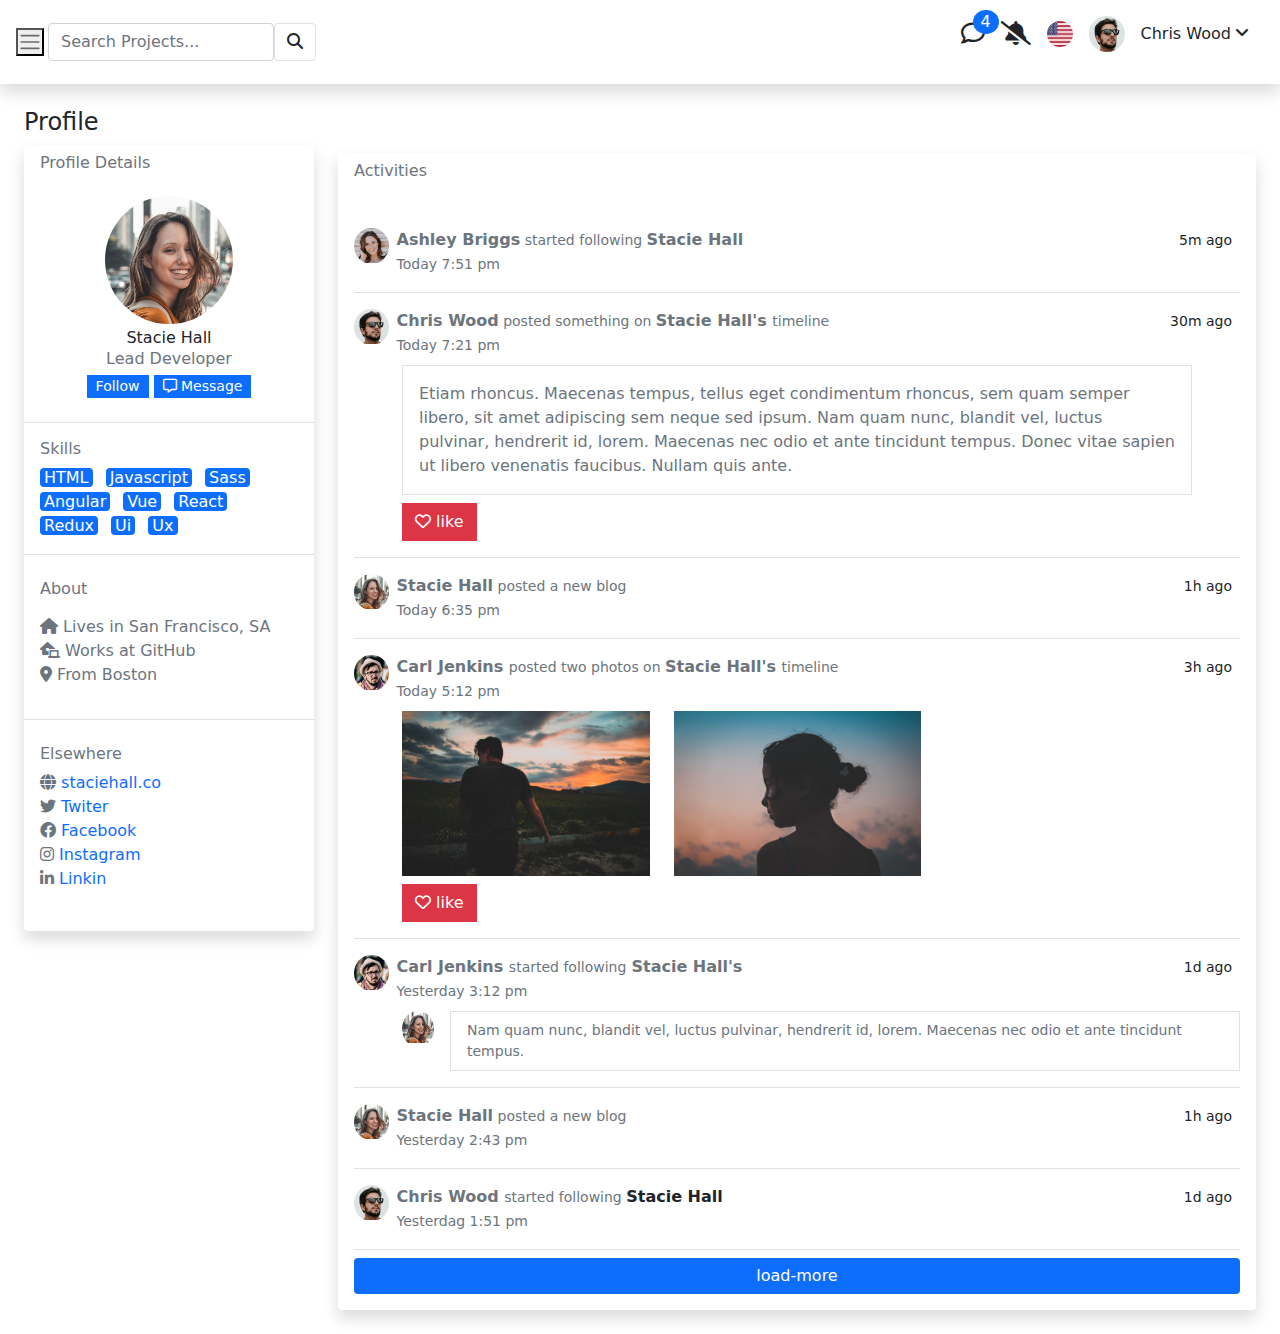
<file: index.html>
<!DOCTYPE html>
<html lang="en">

<head>
    <meta charset="UTF-8">
    <meta http-equiv="X-UA-Compatible" content="IE=edge">
    <meta name="viewport" content="width=device-width, initial-scale=1.0">
    <title>Default Dashboard</title>
    <!-- favi-icon -->
    <link rel="icon" href="asset/images/layer-group-solid.svg">
    <!-- font-awesome -->
    <link rel="stylesheet" href="asset/css/all.min.css">
    <!-- boostrap-css -->
    <link rel="stylesheet" href="asset/css/bootstrap.min.css">
    <!-- css -->
    <link rel="stylesheet" href="asset/css/style.css">
</head>

<body>
    <!-- slidebar -->
    <div class="d-flex">
        <aside>
            <div class="d-flex justify-content-center">
                <div class="back p-4 aside-logo">
                    <h1 class="text-white fs-4"><i class="fa-solid fa-layer-group text-primary fs-4"></i> AppStack</h1>
                </div>
            </div>
            <div class="slide-content">
                <h5 class="text-white px-4 fs-5 fw-light">pages</h5>
                <h5 class="list-unstyled px-4 mt-4"><a href="#slide" class="text-decoration-none py-3 text-white fs-5" data-bs-toggle="collapse"><i class="fa-solid fa-table-columns text-white fs-5 me-2"></i> Dashboard</a></h5>
                <ul class=" px-4" id="slide">
                    <li class="list-unstyled ms-5"><a href="index.html" class="text-decoration-none fs-6 text-white"> Profile</a></li>
                    <li class="list-unstyled ms-5 mt-3"><a href="default.html" class="text-decoration-none fs-6 text-white"> Default</a></li>
                    <li class="list-unstyled ms-5 mt-3"><a href="" class="text-decoration-none fs-6 text-white"> Saas</a></li>
                    <li class="list-unstyled ms-5 mt-3"><a href="" class="text-decoration-none fs-6 text-white"> Social</a></li>
                    <li class="list-unstyled ms-5 mt-3"><a href="" class="text-decoration-none fs-6 text-white"> Crypto</a></li>
                </ul>
            </div>
        </aside>
        <!-- slidebar -->
        <!-- navbar -->
        <main class="w-100">
            <div class="header navbar-light ">
                <nav class="p-3 shadow ">
                    <div class="d-flex flex-wrap  justify-content-between">
                        <div class="div d-flex flex-wrap align-items-center">
                            <button class="nav-toggler" type="button" data-bs-toggle="collapse"
                                 aria-controls="navbarToggleExternalContent"
                                aria-expanded="false" aria-label="Toggle navigation">
                                <span class="navbar-toggler-icon"></span>
                            </button>
                            <form action="" class="px-1">
                                <div class="d-flex">
                                    <input type="text" placeholder="Search Projects..." class="form-control">
                                    <button class="btn border border-none"><i
                                            class="fa-solid fa-magnifying-glass"></i></button>
                                </div>
                            </form>
                        </div>
                        <div>
                            <ul class="d-flex flex-wrap align-items-center">
                                <li class="nav-item list-unstyled position-relative fs-4 me-3"><i
                                        class="fa-regular fa-comment"></i>
                                    <span
                                        class="position-absolute bottom-50 start-50 text-white fs-6 px-2 py-0 bg-primary rounded-circle">4</span>
                                </li>
                                <li class="nav-item list-unstyled fs-4 me-3">
                                    <i class="fa-solid fa-bell-slash"></i>
                                </li>
                                <li class="nav-item list-unstyled rounded-circle overflow-hidden  me-3"
                                    style="width:26px; height:26px">
                                    <img src="asset/images/download.png" alt="" srcset="" width="100%" height="100%">
                                </li>
                                <li class="nav-item list-unstyled rounded-circle overflow-hidden me-3"
                                    style="width: 36px; height: 36px;">
                                    <img src="asset/images/avatar.42a86687.jpg" alt="" width="100%" height="100%">
                                </li>
                                <li class="nav-item list-unstyled me-3">Chris Wood <i
                                        class="fa-solid fa-angle-down"></i></li>
                            </ul>
                        </div>
                    </div>
                </nav>

            </div>
            <!-- navbar -->
            <!--content-->
            <div class="content p-4">
                <div class="text">
                    <h1 class="text-capitalize fs-4">profile</h1>
                </div>
                <div class="row">
                    <div class="col-12 col-md-6  col-lg-3 mb-3">
                        <div class="card border-0 shadow">
                            <div class="card-header bg-white border-bottom">
                                <div class="card-title">
                                    <h5 class="text-secondary fs-6">Profile Details</h5>
                                </div>
                                <div class="card-content text-center py-3">
                                    <img src="asset/images/avatar-4.93166a0c.jpg" alt="" srcset="" width="128px"
                                        height="128px" class="img-fluid rounded-circle">
                                    <h5 class="text-dark fs-6 pt-1 mb-0">Stacie Hall</h5>
                                    <p class="text-secondary pt-0 fs-6 mb-0">Lead Developer</p>
                                    <button type="button"
                                        class="btn btn-primary btn-sm mt-1 py-0 rounded-0">Follow</button>
                                    <button type="button" class="btn btn-primary btn-sm mt-1 py-0 rounded-0"><i
                                            class="fa-regular fa-message"></i> Message</button>
                                </div>
                            </div>
                            <div class="card-body   p-0">
                                <div class="card-title border-bottom">
                                    <div class="card-content p-3">
                                        <h5 class="text-secondary fs-6">Skills</h5>
                                        <span class="bg-primary me-2 rounded text-white text-uppercase px-1">Html</span>
                                        <span
                                            class="bg-primary me-2 rounded text-white text-capitalize px-1">javascript</span>
                                        <span
                                            class="bg-primary me-2 rounded text-white text-capitalize px-1">sass</span>
                                        <span
                                            class="bg-primary me-2 rounded text-white text-capitalize px-1">angular</span>
                                        <span class="bg-primary me-2 rounded text-white text-capitalize px-1">vue</span>
                                        <span
                                            class="bg-primary me-2 rounded text-white text-capitalize px-1">react</span>
                                        <span
                                            class="bg-primary me-2 rounded text-white text-capitalize px-1">redux</span>
                                        <span class="bg-primary me-2 rounded text-white text-capitalize px-1">ui</span>
                                        <span class="bg-primary me-2 rounded text-white text-capitalize px-1">ux</span>
                                    </div>
                                </div>
                                <div class="card-title border-bottom">
                                    <div class="card-content p-3">
                                        <h5 class="text-secondary fs-6">About</h5>
                                        <ul class="p-0 mt-3">
                                            <li class="list-unstyled text-secondary"><i class="fa-solid fa-house"></i>
                                                Lives in San Francisco, SA</li>
                                            <li class="list-unstyled text-secondary"><i
                                                    class="fa-solid fa-house-laptop"></i> Works at GitHub</li>
                                            <li class="list-unstyled text-secondary"><i
                                                    class="fa-solid fa-location-dot"></i> From Boston</li>
                                        </ul>
                                    </div>

                                </div>
                                <div class="card-title">
                                    <div class="card-content p-3">
                                        <h5 class="text-secondary fs-6">Elsewhere</h5>
                                        <ul class="p-0">
                                            <li class="list-unstyled text-primary"><i
                                                    class="text-secondary fa-solid fa-globe"></i> staciehall.co</li>
                                            <li class="list-unstyled text-primary"><i
                                                    class="text-secondary fa-brands fa-twitter"></i> Twiter</li>
                                            <li class="list-unstyled text-primary"><i
                                                    class="text-secondary fa-brands fa-facebook"></i> Facebook</li>
                                            <li class="list-unstyled text-primary"><i
                                                    class="text-secondary fa-brands fa-instagram"></i> Instagram</li>
                                            <li class="list-unstyled text-primary"><i
                                                    class="text-secondary fa-brands fa-linkedin-in"></i> Linkin</li>
                                        </ul>
                                    </div>

                                </div>
                            </div>

                        </div>
                    </div>
                    <div class="col-12 col-md-6 col-lg-9 mt-2 ">
                        <div class="card shadow border-0">
                            <div class="card-header bg-white border-0">
                                <h5 class="text-secondary fs-6">Activities</h5>
                            </div>
                            <div class="card-body">
                                <div class="d-flex border-bottom py-3">
                                    <div class="card-title rounded-circle overflow-hidden"
                                        style="width: 36px; height: 36px;">
                                        <img src="asset/images/avatar-5.b309bbe2.jpg" alt="" width="100%" height="100%" class="img-fluid">
                                    </div>
                                    <div class="d-flex justify-content-between px-2 w-100">
                                        <div class="card-content">
                                            <strong class="text-secondary"> Ashley Briggs</strong><small
                                                class="text-secondary"> started following </small> <strong
                                                class="text-secondary"> Stacie Hall </strong> <br>
                                            <small class="text-secondary">Today 7:51 pm</small>
                                        </div>
                                        <div>
                                            <small>5m ago</small>
                                        </div>
                                    </div>
                                </div>
                                <div class=" border-bottom py-3">
                                    <div class="d-flex">
                                        <div class="card-title rounded-circle overflow-hidden"
                                            style="width: 36px; height: 36px;">
                                            <img src="asset/images/avatar.42a86687 (1).jpg" alt="" width="100%"
                                                height="100%" class="img-fluid">
                                        </div>
                                        <div class="d-flex justify-content-between px-2 w-100 mb-2">
                                            <div class="card-content">
                                                <strong class="text-secondary">Chris Wood</strong><small
                                                    class="text-secondary"> posted something on </small> <strong
                                                    class="text-secondary"> Stacie Hall's </strong><small
                                                    class="text-secondary"> timeline</small> <br>
                                                <small class="text-secondary">Today 7:21 pm</small>
                                            </div>
                                            <div>
                                                <small>30m ago</small>
                                            </div>
                                        </div>
                                    </div>
                                    <div class="mx-5 p-3 border">
                                        <small class="text-muted fs-6">Etiam rhoncus. Maecenas tempus, tellus eget
                                            condimentum
                                            rhoncus, sem quam semper libero, sit amet adipiscing sem neque sed ipsum.
                                            Nam quam nunc, blandit vel, luctus pulvinar, hendrerit id, lorem. Maecenas
                                            nec odio et ante tincidunt tempus. Donec vitae sapien ut libero venenatis
                                            faucibus. Nullam quis ante.</small>

                                    </div>
                                    <button type="button" class="btn btn-danger text-white mx-5 mt-2 rounded-0"><i
                                            class="fa-regular fa-heart"></i> like</button>
                                </div>
                                <div class="d-flex border-bottom py-3">
                                    <div class="card-title rounded-circle overflow-hidden"
                                        style="width: 36px; height: 36px;">
                                        <img src="asset/images/avatar-4.93166a0c.jpg" alt="" width="100%" height="100%" class="img-fluid">
                                    </div>
                                    <div class="d-flex justify-content-between px-2 w-100">
                                        <div class="card-content">
                                            <strong class="text-secondary"> Stacie Hall</strong><small
                                                class="text-secondary"> posted a new blog </small>
                                            <br>
                                            <small class="text-secondary">Today 6:35 pm</small>
                                        </div>
                                        <div>
                                            <small>1h ago</small>
                                        </div>
                                    </div>
                                </div>
                                <div class=" border-bottom py-3">
                                    <div class="d-flex">
                                        <div class="card-title rounded-circle overflow-hidden"
                                            style="width: 36px; height: 36px;">
                                            <img src="asset/images/men.jpg" alt="" width="100%" height="100%" class="img-fluid">
                                        </div>
                                        <div class="d-flex justify-content-between px-2 w-100 mb-2">
                                            <div class="card-content">
                                                <strong class="text-secondary">Carl Jenkins </strong><small
                                                    class="text-secondary"> posted two photos on </small> <strong
                                                    class="text-secondary"> Stacie Hall's </strong><small
                                                    class="text-secondary"> timeline</small> <br>
                                                <small class="text-secondary">Today 5:12 pm</small>
                                            </div>
                                            <div>
                                                <small>3h ago</small>
                                            </div>
                                        </div>
                                    </div>
                                    <div class="card-image d-flex mx-5" style="width: 256px; height: 165px;">
                                        <img src="asset/images/bg.jpg" alt="" width="100%" height="100%" class="img-fluid">
                                        <img src="asset/images/bg-1.jpg" alt="" width="100%" height="100%" class="mx-4 img-fluid">
                                    </div>
                                    <button type="button" class="btn btn-danger text-white mx-5 mt-2 rounded-0"><i
                                            class="fa-regular fa-heart"></i> like</button>
                                </div>
                                <div class=" border-bottom py-3">
                                    <div class="d-flex">
                                        <div class="card-title rounded-circle overflow-hidden"
                                            style="width: 36px; height: 36px;">
                                            <img src="asset/images/men.jpg" alt="" width="100%" height="100%" class="img-fluid">
                                        </div>
                                        <div class="d-flex justify-content-between px-2 w-100 mb-2">
                                            <div class="card-content">
                                                <strong class="text-secondary">Carl Jenkins </strong><small
                                                    class="text-secondary"> started following</small> <strong
                                                    class="text-secondary"> Stacie Hall's </strong> <br>
                                                <small class="text-secondary">Yesterday 3:12 pm</small>
                                            </div>
                                            <div>
                                                <small>1d ago</small>
                                            </div>
                                        </div>
                                    </div>
                                        <div class="d-flex">
                                            <div class="card-images rounded-circle overflow-hidden ms-5 me-3" style="width: 36px; height: 36px;">
                                                <img src="asset/images/avatar-4.93166a0c.jpg" alt="" width="100%" height="100%" class="img-fluid">
                                            </div>
                                           <small class="text-secondary border py-2 ps-3 w-100">Nam quam nunc, blandit vel, luctus pulvinar, hendrerit id, lorem. Maecenas nec odio et ante tincidunt tempus.</small>
                                        </div>
                                </div>
                                <div class="d-flex border-bottom py-3">
                                    <div class="card-title rounded-circle overflow-hidden"
                                        style="width: 36px; height: 36px;">
                                        <img src="asset/images/avatar-4.93166a0c.jpg" alt="" width="100%" height="100%" class="img-fluid">
                                    </div>
                                    <div class="d-flex justify-content-between px-2 w-100">
                                        <div class="card-content">
                                            <strong class="text-secondary"> Stacie Hall</strong><small
                                                class="text-secondary"> posted a new blog </small>
                                            <br>
                                            <small class="text-secondary">Yesterday 2:43 pm</small>
                                        </div>
                                        <div>
                                            <small>1h ago</small>
                                        </div>
                                    </div>
                                </div>
                                <div class="d-flex border-bottom py-3">
                                    <div class="card-title rounded-circle overflow-hidden"
                                        style="width: 36px; height: 36px;">
                                        <img src="asset/images/avatar.42a86687 (1).jpg" alt="" width="100%" height="100%" class="img-fluid">
                                    </div>
                                    <div class="d-flex justify-content-between px-2 w-100">
                                        <div class="card-content">
                                            <strong class="text-secondary"> Chris Wood </strong><small
                                                class="text-secondary"> started following  </small>
                                                <strong>Stacie Hall</strong>
                                            <br>
                                            <small class="text-secondary">Yesterdag 1:51 pm</small>
                                        </div>
                                        <div>
                                            <small>1d ago</small>
                                        </div>
                                    </div>
                                </div>
                                <button type="button" class="btn btn-primary text-white text-center w-100 mt-2 border-0"> load-more</button>
                            </div>

                          

                        </div>
                    </div>
                </div>
                <!-- content -->
        </main>
    </div>
    <!-- boostrap-js -->
    <!-- <script src="asset/js/jquery-3.6.3.min.js"></script> -->
    <script src="asset/js/bootstrap.bundle.min.js"></script>
    <script src="https://code.jquery.com/jquery-3.6.3.js"></script>
    <script>
        $(document).ready(function(){
            $('.nav-toggler').click(function(){
                $('aside').toggleClass('active');
            });
        });
    </script>
</body>

</html>
</file>
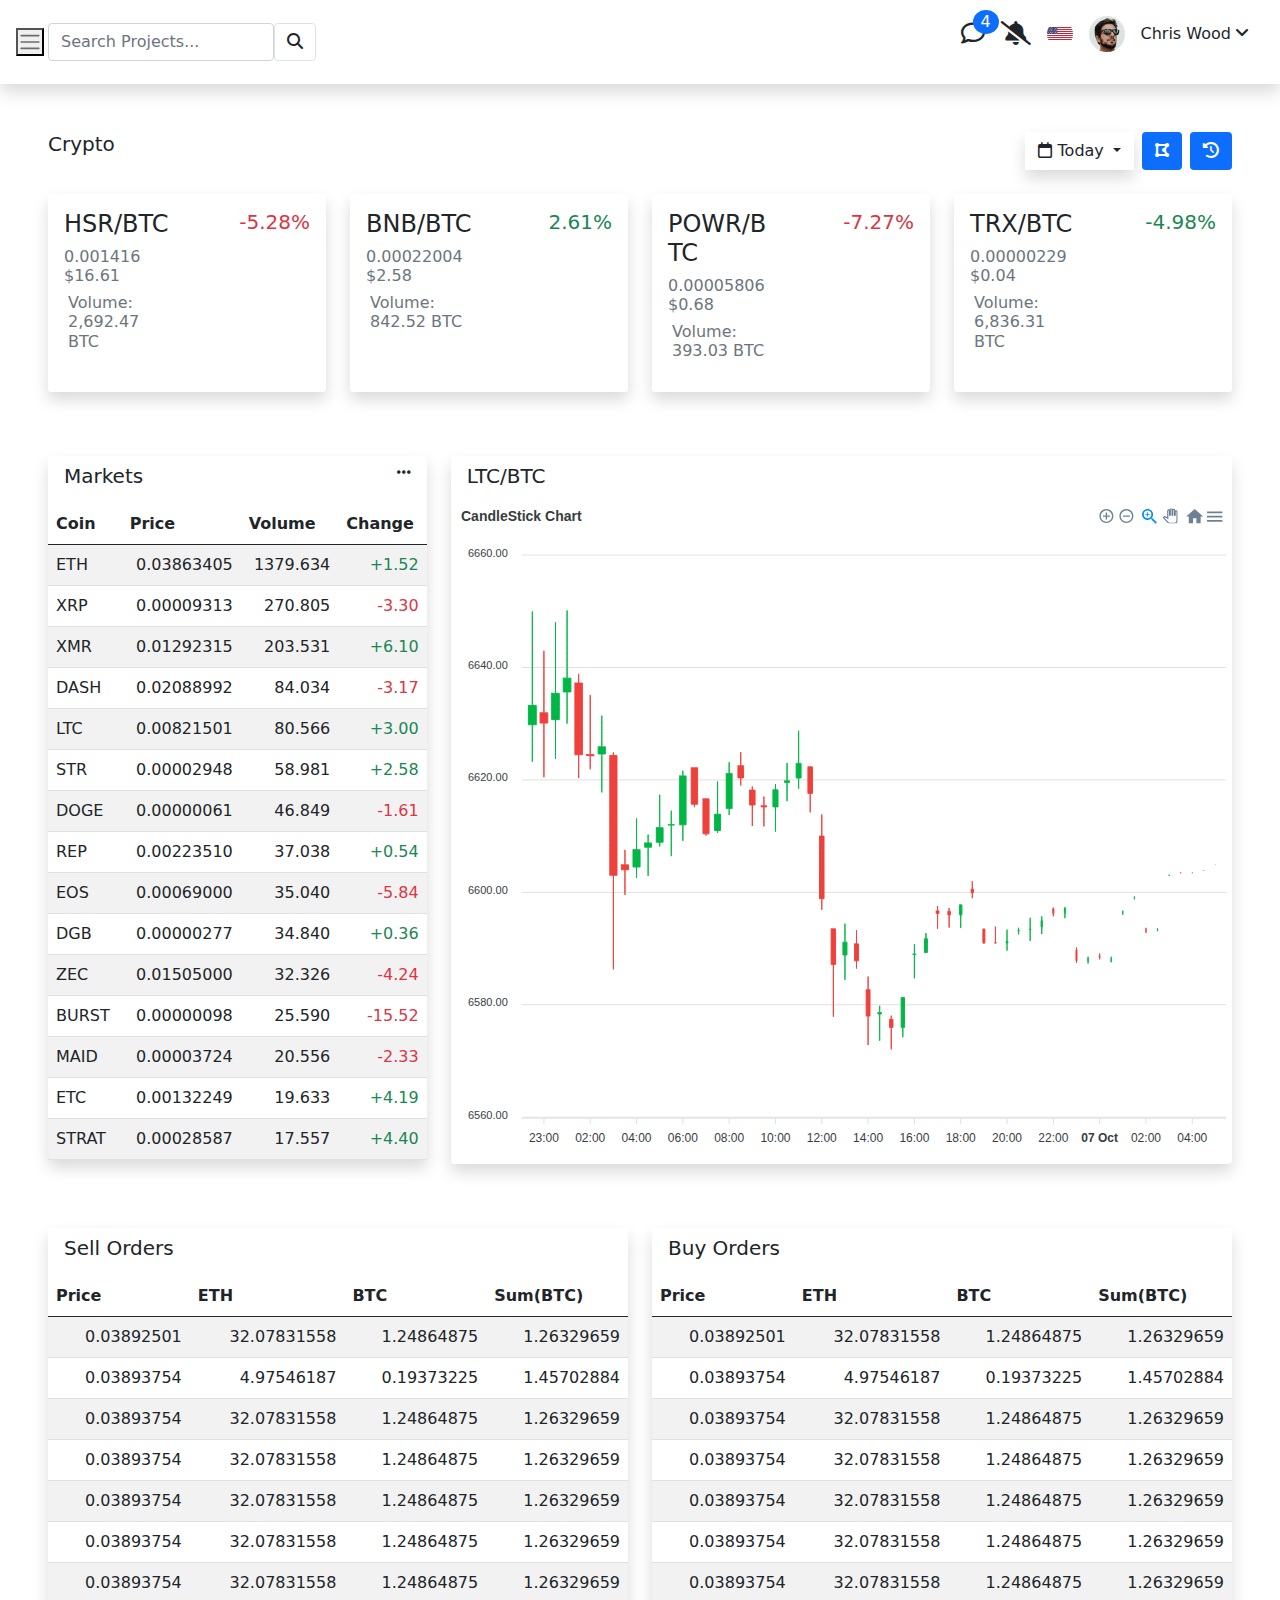
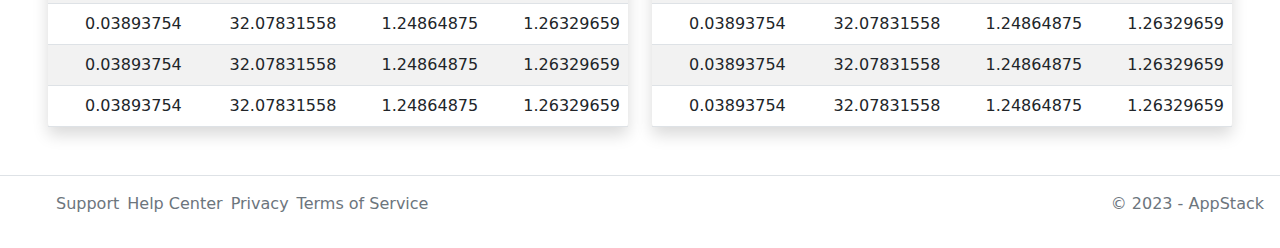
<file: crypto.html>
<!DOCTYPE html>
<html lang="en">

<head>
    <meta charset="UTF-8">
    <meta http-equiv="X-UA-Compatible" content="IE=edge">
    <meta name="viewport" content="width=device-width, initial-scale=1.0">
    <title>Default Dashboard</title>
    <!-- favi-icon -->
    <link rel="icon" href="asset/images/layer-group-solid.svg">
    <!-- font-awesome -->
    <link rel="stylesheet" href="asset/css/all.min.css">
    <!-- boostrap-css -->
    <link rel="stylesheet" href="asset/css/bootstrap.min.css">
    <!-- apexchat-css -->
    <link rel="stylesheet" href="asset/css/apexcharts.css">
    <!-- css -->
    <link rel="stylesheet" href="asset/css/style.css">
</head>

<body>
    <!-- slidebar -->
    <div class="d-flex">
        <aside>
            <div class="d-flex justify-content-center">
                <div class="back p-4 aside-logo">
                    <h1 class="text-white fs-4"><i class="fa-solid fa-layer-group text-primary fs-4"></i> AppStack</h1>
                </div>
            </div>
            <div class="slide-content">
                <h5 class="text-white px-4 fs-5 fw-light">pages</h5>
                <h5 class="list-unstyled px-4 mt-4"><a href="#slide" class="text-decoration-none py-3 text-white fs-5"
                        data-bs-toggle="collapse"><i class="fa-solid fa-table-columns text-white fs-5 me-2"></i>
                        Dashboard</a></h5>
                <ul class=" px-4" id="slide">
                    <li class="list-unstyled ms-5 mt-3"><a href="index.html"
                            class="text-decoration-none fs-6 text-white "> Profile</a></li>
                    <li class="list-unstyled ms-5 mt-3"><a href="default.html"
                            class="text-decoration-none fs-6 text-white">Default</a></li>
                    <li class="list-unstyled ms-5 mt-3"><a href="saas.html"
                            class="text-decoration-none fs-6 text-white">
                            Saas</a></li>
                    <li class="list-unstyled ms-5 mt-3"><a href="social.html" class="text-decoration-none fs-6 text-white">
                            Social</a></li>
                    <li class="list-unstyled ms-5 mt-3"><a href="crypto.html" class="text-decoration-none fs-6 text-white">
                            Crypto</a></li>
                </ul>
            </div>
        </aside>
        <!-- slidebar -->
        <!-- navbar -->
        <main class="w-100">
            <div class="header navbar-light ">
                <nav class="p-3 shadow ">
                    <div class="d-flex flex-wrap  justify-content-between">
                        <div class="div d-flex flex-wrap align-items-center">
                            <button class="nav-toggler" type="button" data-bs-toggle="collapse"
                                aria-controls="navbarToggleExternalContent" aria-expanded="false"
                                aria-label="Toggle navigation">
                                <span class="navbar-toggler-icon"></span>
                            </button>
                            <form action="" class="px-1">
                                <div class="d-flex">
                                    <input type="text" placeholder="Search Projects..." class="form-control">
                                    <button class="btn border border-none"><i
                                            class="fa-solid fa-magnifying-glass"></i></button>
                                </div>
                            </form>
                        </div>
                        <div>
                            <ul class="d-flex flex-wrap align-items-center">
                                <li class="nav-item list-unstyled position-relative fs-4 me-3"><i
                                        class="fa-regular fa-comment"></i>
                                    <span
                                        class="position-absolute bottom-50 start-50 text-white fs-6 px-2 py-0 bg-primary rounded-circle">4</span>
                                </li>
                                <li class="nav-item list-unstyled fs-4 me-3">
                                    <i class="fa-solid fa-bell-slash"></i>
                                </li>
                                <li class="nav-item list-unstyled rounded-circle overflow-hidden  me-3"
                                    style="width:26px; height:26px">
                                    <img src="asset/images/download.png" alt="" srcset="" width="100%" height="100%"
                                        class="img-fluid">
                                </li>
                                <li class="nav-item list-unstyled rounded-circle overflow-hidden me-3"
                                    style="width: 36px; height: 36px;">
                                    <img src="asset/images/avatar.42a86687.jpg" alt="" width="100%" height="100%"
                                        class="img-fluid">
                                </li>
                                <li class="nav-item list-unstyled me-3">Chris Wood <i
                                        class="fa-solid fa-angle-down"></i></li>
                            </ul>
                        </div>
                    </div>
                </nav>

            </div>

            <!-- navbar -->
            <!-- content -->
            <div class="content p-5">
                <div class="text d-flex justify-content-between">
                    <h5>Crypto</h5>
                    <div class="d-flex">
                        <div class="dropdown shadow">
                            <button class="btn  dropdown-toggle" type="button" id="drop-button"
                                data-bs-toggle="dropdown" aria-expanded="false">
                                <i class="fa-regular fa-calendar"></i> Today
                            </button>
                            <ul class="dropdown-menu end-0" aria-labelledby="drop-button">
                                <li><a class="dropdown-item" href="#">Action</a></li>
                                <li><a class="dropdown-item" href="#">Another action</a></li>
                                <li><a class="dropdown-item" href="#">Something else here</a></li>
                                <li>
                                    <hr class="dropdown-divider">
                                </li>
                                <li><a class="dropdown-item" href="#">seperated Link</a></li>
                            </ul>
                        </div>
                        <button type="button" class="btn bg-primary ms-2"><i
                                class="fa-solid fa-draw-polygon text-white"></i></button>
                        <button type="button" class="btn bg-primary ms-2"><i
                                class="fa-solid fa-clock-rotate-left text-white"></i></button>
                    </div>
                </div>
                <!-- cards -->
                <div class="row mt-3 justify-content-around">
                    <div class="card col-12  col-lg-3 mt-2 border-0">
                        <div class="card-body shadow  p-3 rounded-1">
                            <div class="row">
                                <div class="col-12 col-lg-6 card-title">
                                    <h4 class="text-dark fs-4">HSR/BTC</h4>
                                    <h6 class="text-secondary ">0.001416 $16.61</h6>
                                     <h6 class="text-secondary ms-1 mt-2">Volume: 2,692.47 BTC</h6>
                                </div>
                                <div class="col-12 col-lg-6 d-flex justify-content-end">
                                    <h5 class="text-danger">-5.28%</h5>
                                </div>
                            </div>
                        </div>
                    </div>
                    <div class="card col-12  col-lg-3 mt-2 border-0">
                        <div class="card-body shadow  p-3 rounded-1">
                            <div class="row">
                                <div class="col-12 col-lg-6 card-title">
                                    <h4 class="text-dark fs-4">BNB/BTC</h4>
                                    <h6 class="text-secondary ">0.00022004 $2.58</h6>
                                     <h6 class="text-secondary ms-1 mt-2">Volume: 842.52 BTC</h6>
                                </div>
                                <div class="col-12 col-lg-6 d-flex justify-content-end">
                                    <h5 class="text-success">2.61%</h5>
                                </div>
                            </div>
                        </div>
                    </div>
                    <div class="card col-12  col-lg-3 mt-2 border-0">
                        <div class="card-body shadow  p-3 rounded-1">
                            <div class="row">
                                <div class="col-12 col-lg-6 card-title">
                                    <h4 class="text-dark fs-4">POWR/BTC</h4>
                                    <h6 class="text-secondary ">0.00005806 $0.68</h6>
                                     <h6 class="text-secondary ms-1 mt-2">Volume: 393.03 BTC</h6>
                                </div>
                                <div class="col-12 col-lg-6 d-flex justify-content-end">
                                    <h5 class="text-danger">-7.27%</h5>
                                </div>
                            </div>
                        </div>
                    </div>
                    <div class="card col-12  col-lg-3 mt-2 border-0">
                        <div class="card-body shadow  p-3 rounded-1">
                            <div class="row">
                                <div class="col-12 col-lg-6 card-title">
                                    <h4 class="text-dark fs-4">TRX/BTC</h4>
                                    <h6 class="text-secondary ">0.00000229 $0.04</h6>
                                     <h6 class="text-secondary ms-1 mt-2">Volume: 6,836.31 BTC</h6>
                                </div>
                                <div class="col-12 col-lg-6 d-flex justify-content-end">
                                    <h5 class="text-success">-4.98%</h5>
                                </div>
                            </div>
                        </div>
                    </div>


                </div>
                <!-- cards -->
                <!-- table -->
                <div class="row mt-5 ">
                    <div class="col-12 col-lg-4 mt-3">
                        <div class="card border-0 shadow p-0">
                            <div class="card-header d-flex justify-content-between bg-white border-0 ">
                                <h5>Markets</h5>
                                <i class="fa-solid fa-ellipsis "></i>
                            </div>
                        
                        <div class="card-body p-0">
                            <table class="table table-striped m-0">
                                <thead>
                                  <tr>
                                    <th scope="col">Coin</th>
                                    <th scope="col">Price</th>
                                    <th scope="col">Volume</th>
                                    <th scope="col">Change</th>
                                  </tr>
                                </thead>
                                <tbody>
                                  <tr>
                                    <td>ETH</td>
                                    <td class="text-end">0.03863405	</td>
                                    <td class="text-end">1379.634	</td>
                                    <td class="text-success text-end">+1.52	</td>
                                    
                                  </tr>
                                  <tr>
                                    <td>XRP</td>
                                    <td class="text-end">0.00009313	</td>
                                    <td class="text-end">270.805	</td>
                                    <td class="text-danger text-end">-3.30</td>
                                    
                                  </tr>
                                  <tr>
                                    <td>XMR</td>
                                    <td class="text-end">0.01292315		</td>
                                    <td class="text-end">203.531		</td>
                                    <td class="text-success text-end">+6.10	</td>
                                    
                                  </tr>
                                  <tr>
                                    <td>DASH</td>
                                    <td class="text-end">0.02088992		</td>
                                    <td class="text-end">84.034	</td>
                                    <td class="text-danger text-end">-3.17	</td>
                                    
                                  </tr>
                                  <tr>
                                    <td>LTC</td>
                                    <td class="text-end">0.00821501	</td>
                                    <td class="text-end">80.566		</td>
                                    <td class="text-success text-end">+3.00	</td>
                                    
                                  </tr>
                                  <tr>
                                    <td>STR</td>
                                    <td class="text-end">0.00002948	</td>
                                    <td class="text-end">58.981		</td>
                                    <td class="text-success text-end">+2.58	</td>
                                    
                                  </tr>
                                  <tr>
                                    <td>DOGE</td>
                                    <td class="text-end">0.00000061	</td>
                                    <td class="text-end">46.849		</td>
                                    <td class="text-danger text-end">-1.61</td>
                                    
                                  </tr>
                                  <tr>
                                    <td>REP</td>
                                    <td class="text-end">0.00223510		</td>
                                    <td class="text-end">37.038		</td>
                                    <td class="text-success text-end">+0.54</td>
                                    
                                  </tr>
                                  <tr>
                                    <td>EOS</td>
                                    <td class="text-end">0.00069000		</td>
                                    <td class="text-end">35.040		</td>
                                    <td class="text-danger text-end">-5.84	</td>
                                    
                                  </tr>
                                  <tr>
                                    <td>DGB</td>
                                    <td class="text-end">0.00000277		</td>
                                    <td class="text-end">34.840		</td>
                                    <td class="text-success text-end">+0.36	</td>
                                    
                                  </tr>
                                  <tr>
                                    <td>ZEC</td>
                                    <td class="text-end">0.01505000		</td>
                                    <td class="text-end">32.326		</td>
                                    <td class="text-danger text-end">-4.24	</td>
                                    
                                  </tr>
                                  <tr>
                                    <td>BURST</td>
                                    <td class="text-end">0.00000098</td>
                                    <td class="text-end">25.590		</td>
                                    <td class="text-danger text-end">-15.52</td>
                                    
                                  </tr>
                                  <tr>
                                    <td>MAID</td>
                                    <td class="text-end">0.00003724		</td>
                                    <td class="text-end">20.556		</td>
                                    <td class="text-danger text-end">-2.33</td>
                                    
                                  </tr>
                                  <tr>
                                    <td>ETC</td>
                                    <td class="text-end">0.00132249	</td>
                                    <td class="text-end">19.633		</td>
                                    <td class="text-success text-end">+4.19</td>
                                    
                                  </tr>
                                  <tr>
                                    <td>STRAT</td>
                                    <td class="text-end">0.00028587		</td>
                                    <td class="text-end">17.557		</td>
                                    <td class="text-success text-end">+4.40</td>
                                    
                                  </tr>
                                </tbody>
                              </table>
                        </div>
                    </div>
                    </div>
                    <!-- table -->
                    <!-- candlechart -->
                    <div class="col-12 col-lg-8 mt-3">
                        <div class="card shadow border-0 p-0">
                            <div class="card-header border-0 bg-white">
                                <h5>LTC/BTC</h5>
                            </div>
                            <div class="card-body p-0">
                                <div id="chart"></div>
                            </div>
                        </div>

                    </div>
                </div>
                    <!-- candlechart -->
                    <!-- selltable -->
                    <div class="row mt-5">
                        <div class="col-12 col-lg-6 mt-3">
                            <div class="card border-0 shadow">
                                <div class="card-header border-0 bg-white">
                                    <h5>Sell Orders</h5>
                                </div>
                                <div class="card-body p-0">
                                    <table class="table table-striped m-0">
                                        <thead>
                                          <tr>
                                            <th scope="col">Price</th>
                                            <th scope="col">ETH</th>
                                            <th scope="col">BTC</th>
                                            <th scope="col">Sum(BTC)</th>
                                          </tr>
                                        </thead>
                                        <tbody>
                                          <tr>
                                            <td class="text-end">0.03892501</td>
                                            <td class="text-end">32.07831558	</td>
                                            <td class="text-end">1.24864875		</td>
                                            <td class=" text-end">1.26329659</td>
                                            
                                        </tr>
                                          <tr>
                                            <td class="text-end">0.03893754	</td>
                                            <td class="text-end">4.97546187		</td>
                                            <td class="text-end">0.19373225		</td>
                                            <td class=" text-end">1.45702884</td>
                                            
                                        </tr>
                                          <tr>
                                            <td class="text-end">0.03893754	</td>
                                            <td class="text-end">32.07831558	</td>
                                            <td class="text-end">1.24864875		</td>
                                            <td class=" text-end">1.26329659</td>
                                            
                                        </tr>
                                          <tr>
                                            <td class="text-end">0.03893754	</td>
                                            <td class="text-end">32.07831558	</td>
                                            <td class="text-end">1.24864875		</td>
                                            <td class=" text-end">1.26329659</td>
                                            
                                        </tr>
                                          <tr>
                                            <td class="text-end">0.03893754	</td>
                                            <td class="text-end">32.07831558	</td>
                                            <td class="text-end">1.24864875		</td>
                                            <td class=" text-end">1.26329659</td>
                                            
                                        </tr>
                                          <tr>
                                            <td class="text-end">0.03893754	</td>
                                            <td class="text-end">32.07831558	</td>
                                            <td class="text-end">1.24864875		</td>
                                            <td class=" text-end">1.26329659</td>
                                            
                                        </tr>
                                          <tr>
                                            <td class="text-end">0.03893754	</td>
                                            <td class="text-end">32.07831558	</td>
                                            <td class="text-end">1.24864875		</td>
                                            <td class=" text-end">1.26329659</td>
                                            
                                        </tr>
                                          <tr>
                                            <td class="text-end">0.03893754	</td>
                                            <td class="text-end">32.07831558	</td>
                                            <td class="text-end">1.24864875		</td>
                                            <td class=" text-end">1.26329659</td>
                                            
                                        </tr>
                                          <tr>
                                            <td class="text-end">0.03893754	</td>
                                            <td class="text-end">32.07831558	</td>
                                            <td class="text-end">1.24864875		</td>
                                            <td class=" text-end">1.26329659</td>
                                            
                                        </tr>
                                          <tr>
                                            <td class="text-end">0.03893754	</td>
                                            <td class="text-end">32.07831558	</td>
                                            <td class="text-end">1.24864875		</td>
                                            <td class=" text-end">1.26329659</td>
                                            
                                        </tr>
                                        </tbody>
                                        </table>
                                </div>
                            </div>

                        </div>
                        <div class="col-12 col-lg-6 mt-3">
                            <div class="card border-0 shadow">
                                <div class="card-header border-0 bg-white">
                                    <h5>Buy Orders</h5>
                                </div>
                                <div class="card-body p-0">
                                    <table class="table table-striped m-0">
                                        <thead>
                                          <tr>
                                            <th scope="col">Price</th>
                                            <th scope="col">ETH</th>
                                            <th scope="col">BTC</th>
                                            <th scope="col">Sum(BTC)</th>
                                          </tr>
                                        </thead>
                                        <tbody>
                                          <tr>
                                            <td class="text-end">0.03892501</td>
                                            <td class="text-end">32.07831558	</td>
                                            <td class="text-end">1.24864875		</td>
                                            <td class=" text-end">1.26329659</td>
                                            
                                        </tr>
                                          <tr>
                                            <td class="text-end">0.03893754	</td>
                                            <td class="text-end">4.97546187		</td>
                                            <td class="text-end">0.19373225		</td>
                                            <td class=" text-end">1.45702884</td>
                                            
                                        </tr>
                                          <tr>
                                            <td class="text-end">0.03893754	</td>
                                            <td class="text-end">32.07831558	</td>
                                            <td class="text-end">1.24864875		</td>
                                            <td class=" text-end">1.26329659</td>
                                            
                                        </tr>
                                          <tr>
                                            <td class="text-end">0.03893754	</td>
                                            <td class="text-end">32.07831558	</td>
                                            <td class="text-end">1.24864875		</td>
                                            <td class=" text-end">1.26329659</td>
                                            
                                        </tr>
                                          <tr>
                                            <td class="text-end">0.03893754	</td>
                                            <td class="text-end">32.07831558	</td>
                                            <td class="text-end">1.24864875		</td>
                                            <td class=" text-end">1.26329659</td>
                                            
                                        </tr>
                                          <tr>
                                            <td class="text-end">0.03893754	</td>
                                            <td class="text-end">32.07831558	</td>
                                            <td class="text-end">1.24864875		</td>
                                            <td class=" text-end">1.26329659</td>
                                            
                                        </tr>
                                          <tr>
                                            <td class="text-end">0.03893754	</td>
                                            <td class="text-end">32.07831558	</td>
                                            <td class="text-end">1.24864875		</td>
                                            <td class=" text-end">1.26329659</td>
                                            
                                        </tr>
                                          <tr>
                                            <td class="text-end">0.03893754	</td>
                                            <td class="text-end">32.07831558	</td>
                                            <td class="text-end">1.24864875		</td>
                                            <td class=" text-end">1.26329659</td>
                                            
                                        </tr>
                                          <tr>
                                            <td class="text-end">0.03893754	</td>
                                            <td class="text-end">32.07831558	</td>
                                            <td class="text-end">1.24864875		</td>
                                            <td class=" text-end">1.26329659</td>
                                            
                                        </tr>
                                          <tr>
                                            <td class="text-end">0.03893754	</td>
                                            <td class="text-end">32.07831558	</td>
                                            <td class="text-end">1.24864875		</td>
                                            <td class=" text-end">1.26329659</td>
                                            
                                        </tr>
                                        </tbody>
                                        </table>
                                </div>
                            </div>
                        </div>

                    </div>
                    <!-- selltable -->
            </div>
            <!-- content -->
            <!-- footer -->
            <div class="footer p-3 border-top ">
                <div class="d-flex justify-content-between">
                <ul class="d-flex">
                    <li class="list-unstyled ms-2 text-secondary">Support</li>
                    <li class="list-unstyled ms-2 text-secondary">Help Center</li>
                    <li class="list-unstyled ms-2 text-secondary">Privacy</li>
                    <li class="list-unstyled ms-2 text-secondary">Terms of Service</li>
                </ul>
                <ul>
                    <li class="list-unstyled text-secondary">© 2023 - AppStack</li>
                </ul>
            </div>
            </div>
            <!-- footer -->
        </main>
    </div>


    <!-- boostrap-js -->
    <script src="asset/js/jquery-3.6.3.min.js"></script>
    <script src="asset/js/chart.js"></script>
    <script src="asset/js/bootstrap.bundle.min.js"></script>
    <script src="asset/js/apexcharts.min.js"></script>
    <script>
         // slidebar
         $(document).ready(function () {
            $('.nav-toggler').click(function () {
                $('aside').toggleClass('active');
            });



        });
        // slidebar
        // apexchat
        
        var options = {
          series: [{
          data: [{
              x: new Date(1538778600000),
              y: [6629.81, 6650.5, 6623.04, 6633.33]
            },
            {
              x: new Date(1538780400000),
              y: [6632.01, 6643.59, 6620, 6630.11]
            },
            {
              x: new Date(1538782200000),
              y: [6630.71, 6648.95, 6623.34, 6635.65]
            },
            {
              x: new Date(1538784000000),
              y: [6635.65, 6651, 6629.67, 6638.24]
            },
            {
              x: new Date(1538785800000),
              y: [6638.24, 6640, 6620, 6624.47]
            },
            {
              x: new Date(1538787600000),
              y: [6624.53, 6636.03, 6621.68, 6624.31]
            },
            {
              x: new Date(1538789400000),
              y: [6624.61, 6632.2, 6617, 6626.02]
            },
            {
              x: new Date(1538791200000),
              y: [6627, 6627.62, 6584.22, 6603.02]
            },
            {
              x: new Date(1538793000000),
              y: [6605, 6608.03, 6598.95, 6604.01]
            },
            {
              x: new Date(1538794800000),
              y: [6604.5, 6614.4, 6602.26, 6608.02]
            },
            {
              x: new Date(1538796600000),
              y: [6608.02, 6610.68, 6601.99, 6608.91]
            },
            {
              x: new Date(1538798400000),
              y: [6608.91, 6618.99, 6608.01, 6612]
            },
            {
              x: new Date(1538800200000),
              y: [6612, 6615.13, 6605.09, 6612]
            },
            {
              x: new Date(1538802000000),
              y: [6612, 6624.12, 6608.43, 6622.95]
            },
            {
              x: new Date(1538803800000),
              y: [6623.91, 6623.91, 6615, 6615.67]
            },
            {
              x: new Date(1538805600000),
              y: [6618.69, 6618.74, 6610, 6610.4]
            },
            {
              x: new Date(1538807400000),
              y: [6611, 6622.78, 6610.4, 6614.9]
            },
            {
              x: new Date(1538809200000),
              y: [6614.9, 6626.2, 6613.33, 6623.45]
            },
            {
              x: new Date(1538811000000),
              y: [6623.48, 6627, 6618.38, 6620.35]
            },
            {
              x: new Date(1538812800000),
              y: [6619.43, 6620.35, 6610.05, 6615.53]
            },
            {
              x: new Date(1538814600000),
              y: [6615.53, 6617.93, 6610, 6615.19]
            },
            {
              x: new Date(1538816400000),
              y: [6615.19, 6621.6, 6608.2, 6620]
            },
            {
              x: new Date(1538818200000),
              y: [6619.54, 6625.17, 6614.15, 6620]
            },
            {
              x: new Date(1538820000000),
              y: [6620.33, 6634.15, 6617.24, 6624.61]
            },
            {
              x: new Date(1538821800000),
              y: [6625.95, 6626, 6611.66, 6617.58]
            },
            {
              x: new Date(1538823600000),
              y: [6619, 6625.97, 6595.27, 6598.86]
            },
            {
              x: new Date(1538825400000),
              y: [6598.86, 6598.88, 6570, 6587.16]
            },
            {
              x: new Date(1538827200000),
              y: [6588.86, 6600, 6580, 6593.4]
            },
            {
              x: new Date(1538829000000),
              y: [6593.99, 6598.89, 6585, 6587.81]
            },
            {
              x: new Date(1538830800000),
              y: [6587.81, 6592.73, 6567.14, 6578]
            },
            {
              x: new Date(1538832600000),
              y: [6578.35, 6581.72, 6567.39, 6579]
            },
            {
              x: new Date(1538834400000),
              y: [6579.38, 6580.92, 6566.77, 6575.96]
            },
            {
              x: new Date(1538836200000),
              y: [6575.96, 6589, 6571.77, 6588.92]
            },
            {
              x: new Date(1538838000000),
              y: [6588.92, 6594, 6577.55, 6589.22]
            },
            {
              x: new Date(1538839800000),
              y: [6589.3, 6598.89, 6589.1, 6596.08]
            },
            {
              x: new Date(1538841600000),
              y: [6597.5, 6600, 6588.39, 6596.25]
            },
            {
              x: new Date(1538843400000),
              y: [6598.03, 6600, 6588.73, 6595.97]
            },
            {
              x: new Date(1538845200000),
              y: [6595.97, 6602.01, 6588.17, 6602]
            },
            {
              x: new Date(1538847000000),
              y: [6602, 6607, 6596.51, 6599.95]
            },
            {
              x: new Date(1538848800000),
              y: [6600.63, 6601.21, 6590.39, 6591.02]
            },
            {
              x: new Date(1538850600000),
              y: [6591.02, 6603.08, 6591, 6591]
            },
            {
              x: new Date(1538852400000),
              y: [6591, 6601.32, 6585, 6592]
            },
            {
              x: new Date(1538854200000),
              y: [6593.13, 6596.01, 6590, 6593.34]
            },
            {
              x: new Date(1538856000000),
              y: [6593.34, 6604.76, 6582.63, 6593.86]
            },
            {
              x: new Date(1538857800000),
              y: [6593.86, 6604.28, 6586.57, 6600.01]
            },
            {
              x: new Date(1538859600000),
              y: [6601.81, 6603.21, 6592.78, 6596.25]
            },
            {
              x: new Date(1538861400000),
              y: [6596.25, 6604.2, 6590, 6602.99]
            },
            {
              x: new Date(1538863200000),
              y: [6602.99, 6606, 6584.99, 6587.81]
            },
            {
              x: new Date(1538865000000),
              y: [6587.81, 6595, 6583.27, 6591.96]
            },
            {
              x: new Date(1538866800000),
              y: [6591.97, 6596.07, 6585, 6588.39]
            },
            {
              x: new Date(1538868600000),
              y: [6587.6, 6598.21, 6587.6, 6594.27]
            },
            {
              x: new Date(1538870400000),
              y: [6596.44, 6601, 6590, 6596.55]
            },
            {
              x: new Date(1538872200000),
              y: [6598.91, 6605, 6596.61, 6600.02]
            },
            {
              x: new Date(1538874000000),
              y: [6600.55, 6605, 6589.14, 6593.01]
            },
            {
              x: new Date(1538875800000),
              y: [6593.15, 6605, 6592, 6603.06]
            },
            {
              x: new Date(1538877600000),
              y: [6603.07, 6604.5, 6599.09, 6603.89]
            },
            {
              x: new Date(1538879400000),
              y: [6604.44, 6604.44, 6600, 6603.5]
            },
            {
              x: new Date(1538881200000),
              y: [6603.5, 6603.99, 6597.5, 6603.86]
            },
            {
              x: new Date(1538883000000),
              y: [6603.85, 6605, 6600, 6604.07]
            },
            {
              x: new Date(1538884800000),
              y: [6604.98, 6606, 6604.07, 6606]
            },
          ]
        }],
          chart: {
          type: 'candlestick',
          height: 645,
        },
        title: {
          text: 'CandleStick Chart',
          align: 'left'
        },
        xaxis: {
          type: 'datetime'
        },
        yaxis: {
          tooltip: {
            enabled: true
          }
        }
        };

        var chart = new ApexCharts(document.querySelector("#chart"), options);
        chart.render();
        // apexchat
        </script>
</body>
 </html>
</file>
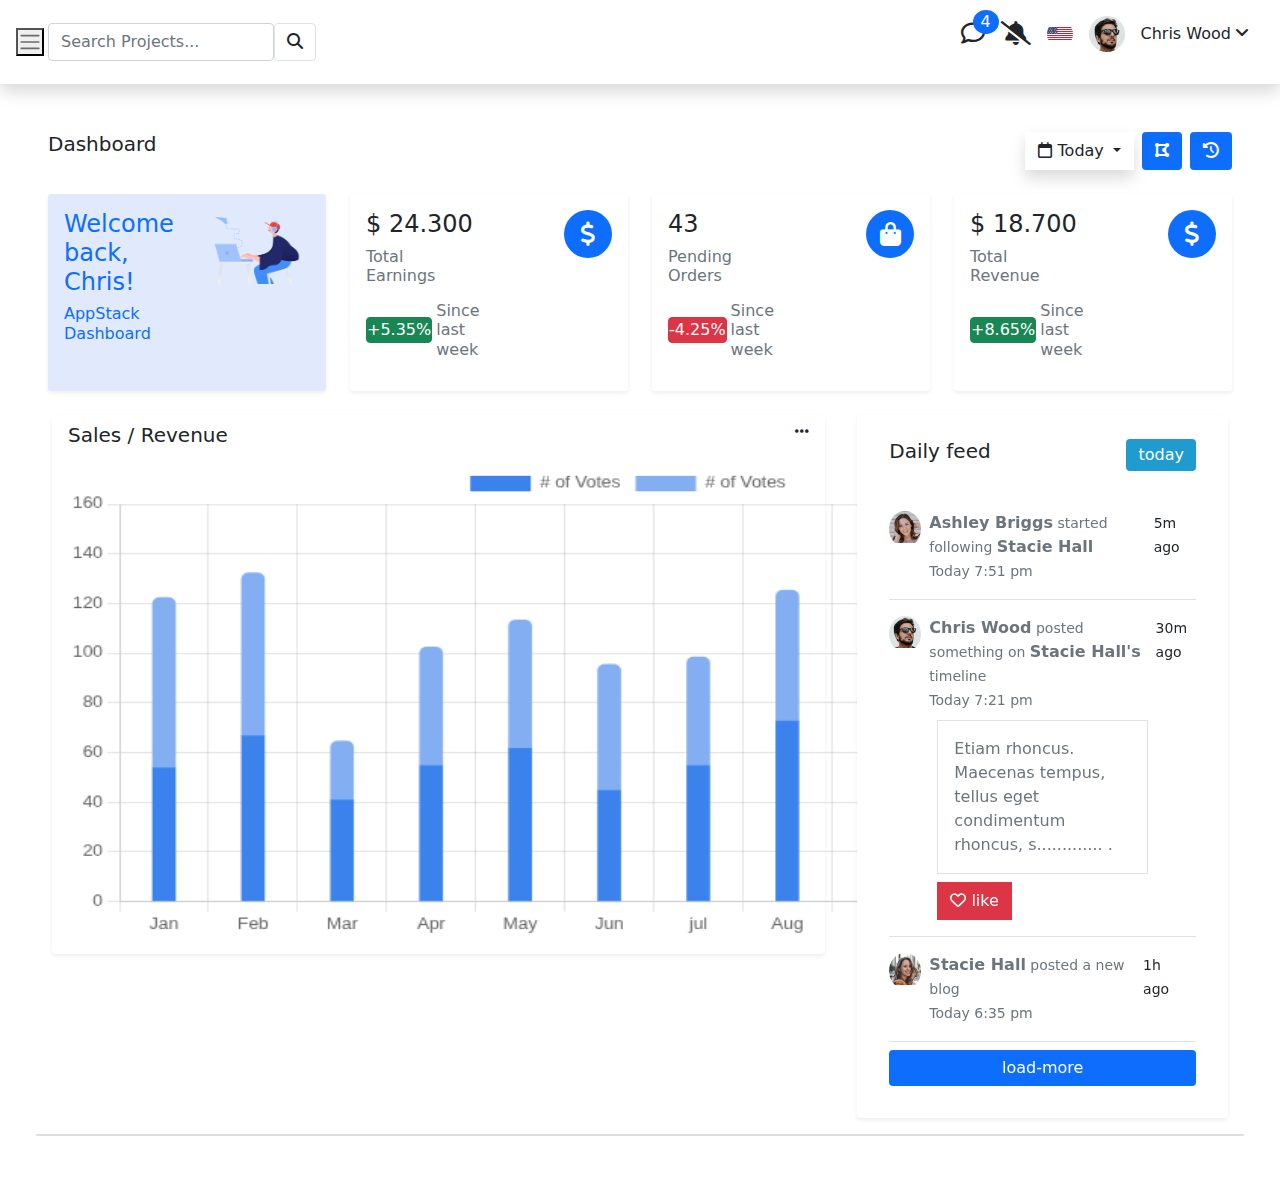
<file: default.html>
<!DOCTYPE html>
<html lang="en">

<head>
    <meta charset="UTF-8">
    <meta http-equiv="X-UA-Compatible" content="IE=edge">
    <meta name="viewport" content="width=device-width, initial-scale=1.0">
    <title>Default Dashboard</title>
    <!-- favi-icon -->
    <link rel="icon" href="asset/images/layer-group-solid.svg">
    <!-- font-awesome -->
    <link rel="stylesheet" href="asset/css/all.min.css">
    <!-- boostrap-css -->
    <link rel="stylesheet" href="asset/css/bootstrap.min.css">
    <!-- css -->
    <link rel="stylesheet" href="asset/css/style.css">
</head>

<body>
    <!-- slidebar -->
    <div class="d-flex">
        <aside>
            <div class="d-flex justify-content-center">
                <div class="back p-4 aside-logo">
                    <h1 class="text-white fs-4"><i class="fa-solid fa-layer-group text-primary fs-4"></i> AppStack</h1>
                </div>
            </div>
            <div class="slide-content">
                <h5 class="text-white px-4 fs-5 fw-light">pages</h5>
                <h5 class="list-unstyled px-4 mt-4"><a href="#slide" class="text-decoration-none py-3 text-white fs-5"
                        data-bs-toggle="collapse"><i class="fa-solid fa-table-columns text-white fs-5 me-2"></i>
                        Dashboard</a></h5>
                <ul class=" px-4" id="slide">
                    <li class="list-unstyled ms-5 mt-3"><a href="index.html"
                            class="text-decoration-none fs-6 text-white"> Profile</a></li>
                    <li class="list-unstyled ms-5 mt-3"><a href="default.html"
                            class="text-decoration-none fs-6 text-white">Default</a></li>
                    <li class="list-unstyled ms-5 mt-3"><a href="" class="text-decoration-none fs-6 text-white">
                            Saas</a></li>
                    <li class="list-unstyled ms-5 mt-3"><a href="" class="text-decoration-none fs-6 text-white">
                            Social</a></li>
                    <li class="list-unstyled ms-5 mt-3"><a href="" class="text-decoration-none fs-6 text-white">
                            Crypto</a></li>
                </ul>
            </div>
        </aside>
        <!-- slidebar -->
        <!-- navbar -->
        <main class="w-100">
            <div class="header navbar-light ">
                <nav class="p-3 shadow ">
                    <div class="d-flex flex-wrap  justify-content-between">
                        <div class="div d-flex flex-wrap align-items-center">
                            <button class="nav-toggler" type="button" data-bs-toggle="collapse"
                                aria-controls="navbarToggleExternalContent" aria-expanded="false"
                                aria-label="Toggle navigation">
                                <span class="navbar-toggler-icon"></span>
                            </button>
                            <form action="" class="px-1">
                                <div class="d-flex">
                                    <input type="text" placeholder="Search Projects..." class="form-control">
                                    <button class="btn border border-none"><i
                                            class="fa-solid fa-magnifying-glass"></i></button>
                                </div>
                            </form>
                        </div>
                        <div>
                            <ul class="d-flex flex-wrap align-items-center">
                                <li class="nav-item list-unstyled position-relative fs-4 me-3"><i
                                        class="fa-regular fa-comment"></i>
                                    <span
                                        class="position-absolute bottom-50 start-50 text-white fs-6 px-2 py-0 bg-primary rounded-circle">4</span>
                                </li>
                                <li class="nav-item list-unstyled fs-4 me-3">
                                    <i class="fa-solid fa-bell-slash"></i>
                                </li>
                                <li class="nav-item list-unstyled rounded-circle overflow-hidden  me-3"
                                    style="width:26px; height:26px">
                                    <img src="asset/images/download.png" alt="" srcset="" width="100%" height="100%"
                                        class="img-fluid">
                                </li>
                                <li class="nav-item list-unstyled rounded-circle overflow-hidden me-3"
                                    style="width: 36px; height: 36px;">
                                    <img src="asset/images/avatar.42a86687.jpg" alt="" width="100%" height="100%"
                                        class="img-fluid">
                                </li>
                                <li class="nav-item list-unstyled me-3">Chris Wood <i
                                        class="fa-solid fa-angle-down"></i></li>
                            </ul>
                        </div>
                    </div>
                </nav>

            </div>
            <!-- navbar -->
            <!-- content -->
            <div class="content p-5">
                <div class="text d-flex justify-content-between">
                    <h5>Dashboard</h5>
                    <div class="d-flex">
                        <div class="dropdown shadow">
                            <button class="btn  dropdown-toggle" type="button" id="drop-button"
                                data-bs-toggle="dropdown" aria-expanded="false">
                                <i class="fa-regular fa-calendar"></i> Today
                            </button>
                            <ul class="dropdown-menu end-0" aria-labelledby="drop-button">
                                <li><a class="dropdown-item" href="#">Action</a></li>
                                <li><a class="dropdown-item" href="#">Another action</a></li>
                                <li><a class="dropdown-item" href="#">Something else here</a></li>
                                <li>
                                    <hr class="dropdown-divider">
                                </li>
                                <li><a class="dropdown-item" href="#">seperated Link</a></li>
                            </ul>
                        </div>
                        <button type="button" class="btn bg-primary ms-2"><i
                                class="fa-solid fa-draw-polygon text-white"></i></button>
                        <button type="button" class="btn bg-primary ms-2"><i
                                class="fa-solid fa-clock-rotate-left text-white"></i></button>
                    </div>

                </div>
                <div class="row mt-3">
                    <div class="card col-12 col-md-6 col-lg-3 border-0 mt-2">
                        <div class="card-body card-color shadow-sm p-3 rounded-1">

                            <div class="row">
                                <div class="col-12 col-lg-6 card-title">
                                    <h4 class="text-primary fs-4">Welcome back, Chris!</h4>
                                    <h6 class="text-primary ">AppStack Dashboard</h6>
                                </div>
                                <div class="col-12 col-lg-6">
                                    <img src="asset/images/beta.png" alt="" width="100%" class="img-fluid">
                                </div>
                            </div>

                        </div>
                    </div>
                    <div class="card col-12 col-md-6 col-lg-3 mt-2 border-0">
                        <div class="card-body shadow-sm  p-3 rounded-1">
                            <div class="row">
                                <div class="col-12 col-lg-6 card-title">
                                    <h4 class="text-dark fs-4">$ 24.300</h4>
                                    <h6 class="text-secondary ">Total Earnings</h6>
                                    <div class="d-flex align-items-center">
                                        <button type="button"
                                            class="btn btn-success text-white p-0 fs-6">+5.35%</button>
                                        <h6 class="text-secondary ms-1 mt-2">Since last week</h6>
                                    </div>
                                </div>
                                <div class="col-12 col-lg-6 d-flex justify-content-end">
                                    <div class="card-text rounded-circle bg-primary d-flex flex-wrap justify-content-center align-content-center "
                                        style="width: 48px; height: 48px;">
                                        <i class="fa-solid fa-dollar-sign text-white fs-4"></i>
                                    </div>
                                </div>
                            </div>
                        </div>
                    </div>
                    <div class="card col-12 col-md-6 col-lg-3 mt-2 border-0">
                        <div class="card-body shadow-sm  p-3 rounded-1">
                            <div class="row">
                                <div class="col-12 col-lg-6 card-title">
                                    <h4 class="text-dark fs-4">43</h4>
                                    <h6 class="text-secondary ">Pending Orders</h6>
                                    <div class="d-flex align-items-center">
                                        <button type="button" class="btn btn-danger text-white p-0 fs-6">-4.25%</button>
                                        <h6 class="text-secondary ms-1 mt-2">Since last week</h6>
                                    </div>
                                </div>
                                <div class="col-12 col-lg-6 d-flex justify-content-end">
                                    <div class="card-text rounded-circle bg-primary d-flex flex-wrap justify-content-center align-content-center "
                                        style="width: 48px; height: 48px;">
                                        <i class="fa-solid fa-bag-shopping text-white fs-4"></i>
                                    </div>
                                </div>
                            </div>
                        </div>
                    </div>
                    <div class="card col-12 col-md-6 col-lg-3 border-0 mt-2">
                        <div class="card-body shadow-sm  p-3 rounded-1">
                            <div class="row">
                                <div class="col-12 col-lg-6 card-title">
                                    <h4 class="text-dark fs-4">$ 18.700</h4>
                                    <h6 class="text-secondary ">Total Revenue</h6>
                                    <div class="d-flex align-items-center">
                                        <button type="button"
                                            class="btn btn-success text-white p-0 fs-6">+8.65%</button>
                                        <h6 class="text-secondary ms-1 mt-2">Since last week</h6>
                                    </div>
                                </div>
                                <div class="col-12 col-lg-6 d-flex justify-content-end">
                                    <div class="card-text rounded-circle bg-primary d-flex flex-wrap justify-content-center align-content-center "
                                        style="width: 48px; height: 48px;">
                                        <i class="fa-solid fa-dollar-sign text-white fs-4"></i>
                                    </div>
                                </div>
                            </div>
                        </div>
                    </div>
                </div>
                <div class="row mt-2">
                    <div class="col-12 col-md-6 col-lg-8 p-3">
                        <div class="card  border-0 shadow-sm">
                            <div class="card-header d-flex justify-content-between bg-white border-0 P-0">
                                <h5>Sales / Revenue</h5>
                                <i class="fa-solid fa-ellipsis"></i>
                            </div>
                            <div class="card-body pt-0">
                                <canvas id="myChart"></canvas>

                            </div>
                        </div>

                    </div>
                    <div class="col-12 col-md-6 col-lg-4 mt-4 mt-md-0 p-3 ">
                        <div class="card border-0 bg-white p-3 shadow-sm">
                            <div class="card-header bg-white border-0">
                                <div class="d-flex justify-content-between">
                                    <h5> Daily feed </h5>
                                    <button type="button" class="btn btn-1 border-0 py-0 text-white">today</button>
                                </div>
                            </div>
                            <div class="card-body">
                                <div class="d-flex border-bottom py-3">
                                    <div class="card-title rounded-circle overflow-hidden"
                                        style="width: 36px; height: 36px;">
                                        <img src="asset/images/avatar-5.b309bbe2.jpg" alt="" width="100%" height="100%" class="img-fluid">
                                    </div>
                                    <div class="d-flex justify-content-between px-2 w-100">
                                        <div class="card-content">
                                            <strong class="text-secondary"> Ashley Briggs</strong><small
                                                class="text-secondary"> started following </small> <strong
                                                class="text-secondary"> Stacie Hall </strong> <br>
                                            <small class="text-secondary">Today 7:51 pm</small>
                                        </div>
                                        <div>
                                            <small>5m ago</small>
                                        </div>
                                    </div>
                                </div>
                                <div class=" border-bottom py-3">
                                    <div class="d-flex">
                                        <div class="card-title rounded-circle overflow-hidden"
                                            style="width: 36px; height: 36px;">
                                            <img src="asset/images/avatar.42a86687 (1).jpg" alt="" width="100%"
                                                height="100%" class="img-fluid">
                                        </div>
                                        <div class="d-flex justify-content-between px-2 w-100 mb-2">
                                            <div class="card-content">
                                                <strong class="text-secondary">Chris Wood</strong><small
                                                    class="text-secondary"> posted something on </small> <strong
                                                    class="text-secondary"> Stacie Hall's </strong><small
                                                    class="text-secondary"> timeline</small> <br>
                                                <small class="text-secondary">Today 7:21 pm</small>
                                            </div>
                                            <div>
                                                <small>30m ago</small>
                                            </div>
                                        </div>
                                    </div>
                                    <div class="mx-5 p-3 border">
                                        <small class="text-muted fs-6">Etiam rhoncus. Maecenas tempus, tellus eget
                                            condimentum
                                            rhoncus, s.............
                                            .</small>

                                    </div>
                                    <button type="button" class="btn btn-danger text-white mx-5 mt-2 rounded-0"><i
                                            class="fa-regular fa-heart"></i> like</button>
                                </div>
                                <div class="d-flex border-bottom py-3">
                                    <div class="card-title rounded-circle overflow-hidden"
                                        style="width: 36px; height: 36px;">
                                        <img src="asset/images/avatar-4.93166a0c.jpg" alt="" width="100%" height="100%" class="img-fluid">
                                    </div>
                                    <div class="d-flex justify-content-between px-2 w-100">
                                        <div class="card-content">
                                            <strong class="text-secondary"> Stacie Hall</strong><small
                                                class="text-secondary"> posted a new blog </small>
                                            <br>
                                            <small class="text-secondary">Today 6:35 pm</small>
                                        </div>
                                        <div>
                                            <small>1h ago</small>
                                        </div>
                                    </div>
                                </div>
                                <button type="button" class="btn btn-primary text-white text-center w-100 mt-2 border-0"> load-more</button>
                            </div>
                        </div>
                    </div>
                </div>
                <!-- calender -->
                <div class="row">
                <div class="card">
                    
                </div>
                <!-- calender -->
            </div>
            </div>

            <!-- content -->

            <!-- boostrap-js -->
            <script src="asset/js/jquery-3.6.3.min.js"></script>
            <script src="asset/js/chart.js"></script>
            <script src="asset/js/bootstrap.bundle.min.js"></script>
            <script>
                const ctx = document.getElementById('myChart');

                new Chart(ctx, {
                    type: 'bar',
                    data: {
                        labels: ['Jan', 'Feb', 'Mar', 'Apr', 'May', 'Jun', 'jul', 'Aug', 'Sep', 'Oct', 'Nov', 'Dec'],
                        datasets: [{
                            label: '# of Votes',
                            data: [54, 67, 41, 55, 62, 45, 55, 73, 60, 76, 48, 79],
                            barThickness: 15,
                            backgroundColor: "rgb(59,130,236)"
                        },
                        {
                            barThickness: 15,
                            label: '# of Votes',
                            data: [69, 66, 24, 48, 52, 51, 44, 53, 62, 79, 51, 68],
                            backgroundColor: "rgb(132,174,242)",
                            borderRadius: 5
                        }]
                    },
                    options: {
                        scales: {
                            x: {
                                stacked: true,
                            },
                            y: {
                                beginAtZero: true,
                                stacked: true,
                            }
                        }
                    }
                });
                $(document).ready(function () {
                    $('.nav-toggler').click(function () {
                        $('aside').toggleClass('active');
                    });
                });

            </script>
</body>
</file>
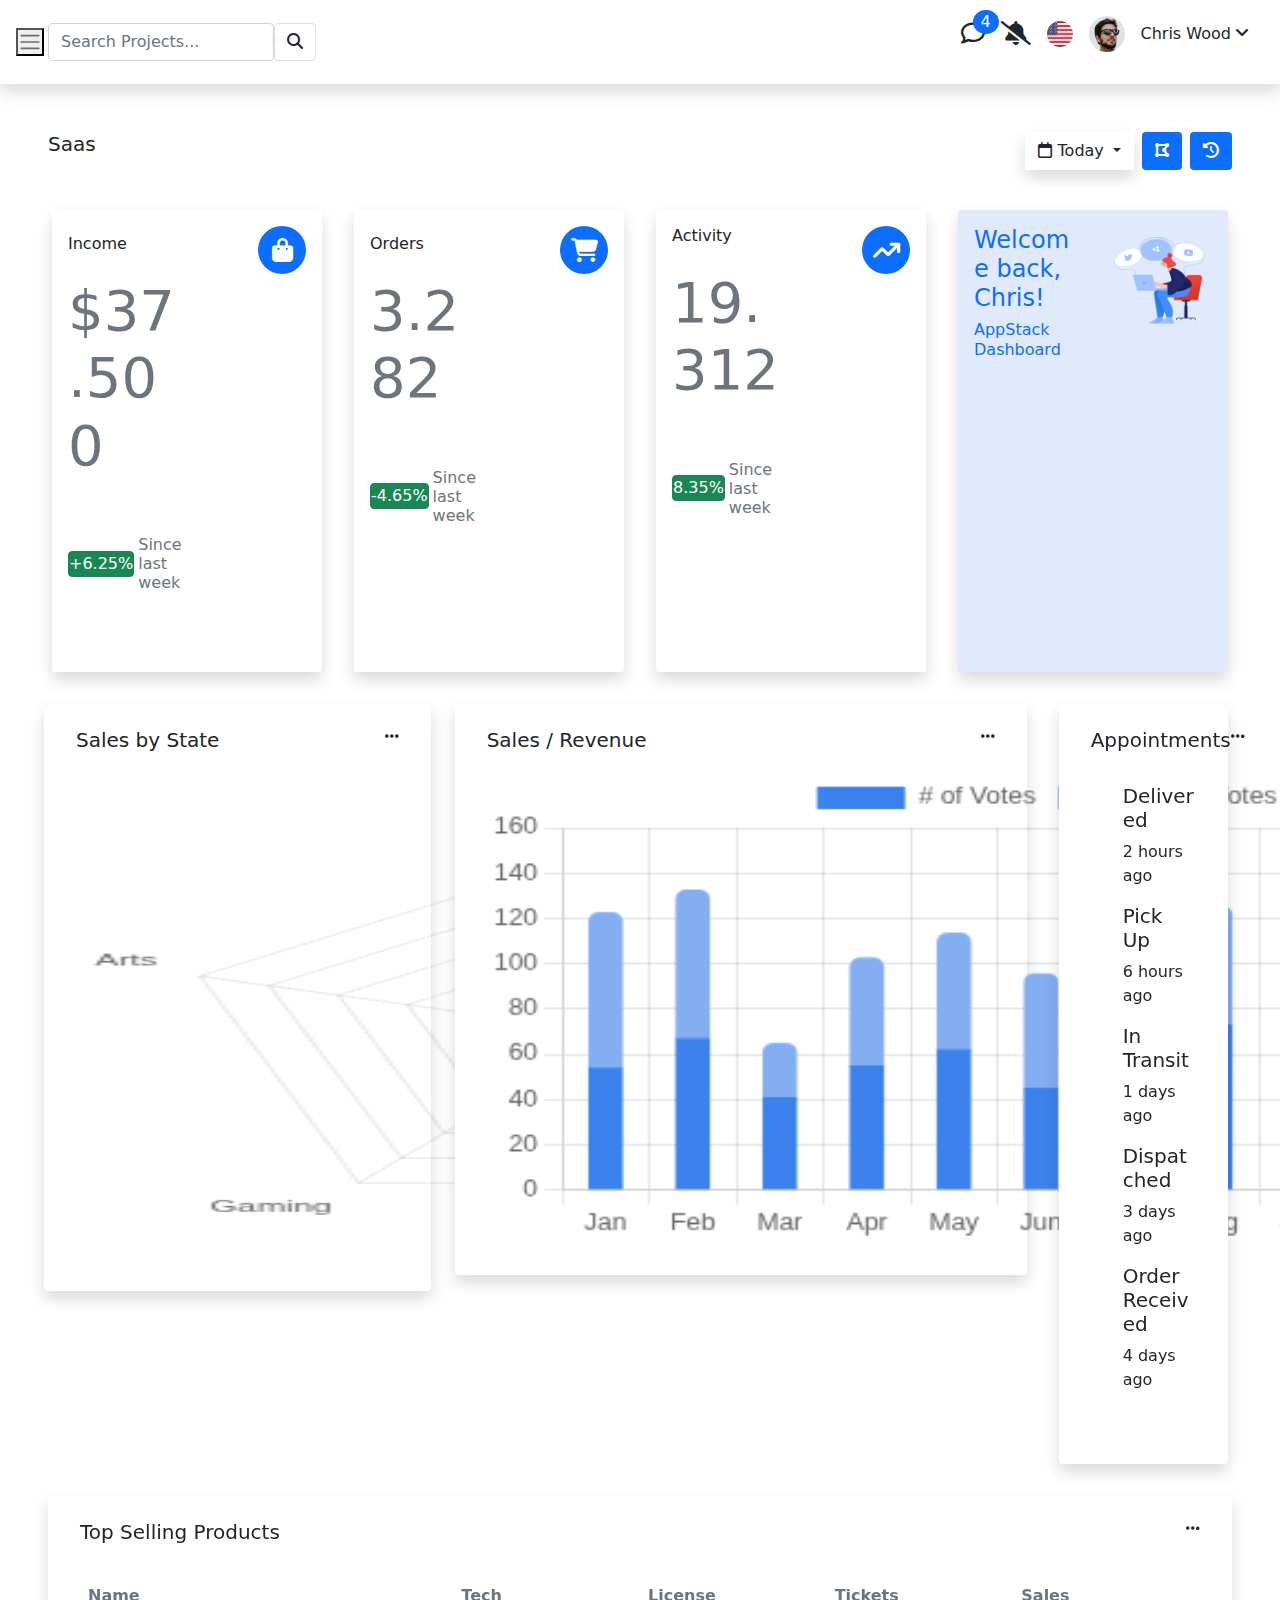
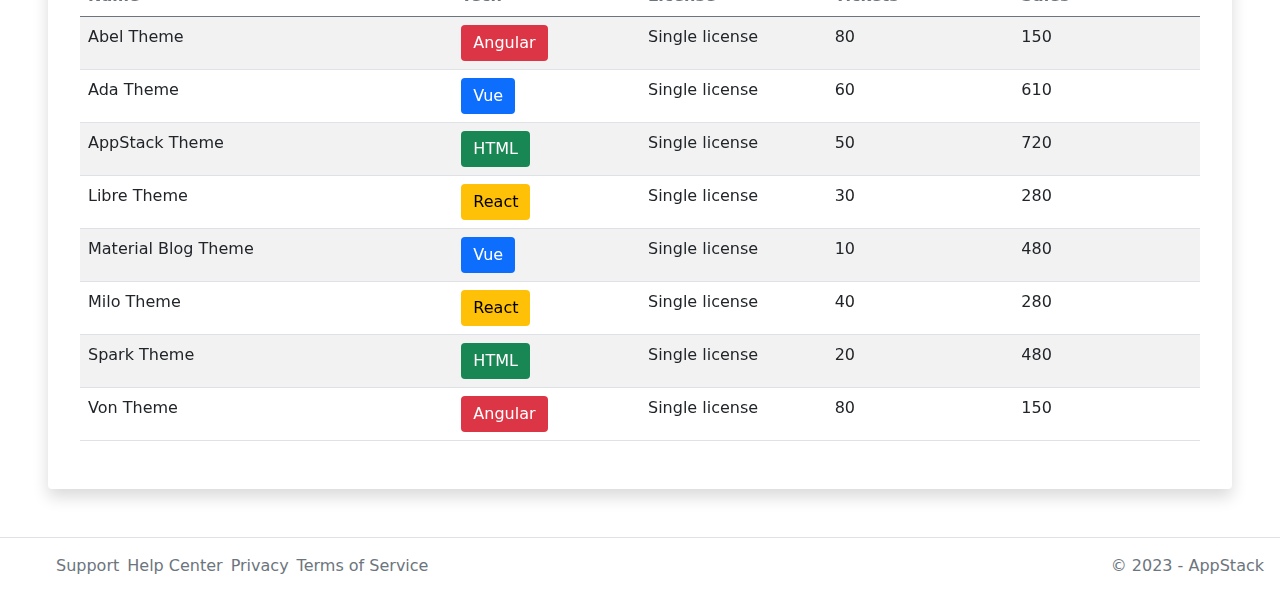
<file: saas.html>
<!DOCTYPE html>
<html lang="en">

<head>
    <meta charset="UTF-8">
    <meta http-equiv="X-UA-Compatible" content="IE=edge">
    <meta name="viewport" content="width=device-width, initial-scale=1.0">
    <title>Default Dashboard</title>
    <!-- favi-icon -->
    <link rel="icon" href="asset/images/layer-group-solid.svg">
    <!-- font-awesome -->
    <link rel="stylesheet" href="asset/css/all.min.css">

    <!-- boostrap-css -->
    <link rel="stylesheet" href="asset/css/bootstrap.min.css">
    <!-- css -->
    <link rel="stylesheet" href="asset/css/style.css">
</head>

<body>
    <!-- slidebar -->
    <div class="d-flex">
        <aside>
            <div class="d-flex justify-content-center">
                <div class="back p-4 aside-logo">
                    <h1 class="text-white fs-4"><i class="fa-solid fa-layer-group text-primary fs-4"></i> AppStack</h1>
                </div>
            </div>
            <div class="slide-content">
                <h5 class="text-white px-4 fs-5 fw-light">pages</h5>
                <h5 class="list-unstyled px-4 mt-4"><a href="#slide" class="text-decoration-none py-3 text-white fs-5"
                        data-bs-toggle="collapse"><i class="fa-solid fa-table-columns text-white fs-5 me-2"></i>
                        Dashboard</a></h5>
                <ul class=" px-4" id="slide">
                    <li class="list-unstyled ms-5"><a href="index.html"
                            class="text-decoration-none fs-6 text-white click"> Profile</a></li>
                    <li class="list-unstyled ms-5 mt-3"><a href="default.html"
                            class="text-decoration-none fs-6 text-white"> Default</a></li>
                    <li class="list-unstyled ms-5 mt-3"><a href="saas.html"
                            class="text-decoration-none fs-6 text-white"> Saas</a></li>
                    <li class="list-unstyled ms-5 mt-3"><a href="social.html" class="text-decoration-none fs-6 text-white">
                            Social</a></li>
                    <li class="list-unstyled ms-5 mt-3"><a href="crypto.html" class="text-decoration-none fs-6 text-white">
                            Crypto</a></li>
                </ul>
            </div>
        </aside>
        <!-- slidebar -->
        <!-- navbar -->
        <main class="w-100">
            <div class="header navbar-light ">
                <nav class="p-3 shadow ">
                    <div class="d-flex flex-wrap  justify-content-between">
                        <div class="div d-flex flex-wrap align-items-center">
                            <button class="nav-toggler" type="button" data-bs-toggle="collapse"
                                aria-controls="navbarToggleExternalContent" aria-expanded="false"
                                aria-label="Toggle navigation">
                                <span class="navbar-toggler-icon"></span>
                            </button>
                            <form action="" class="px-1">
                                <div class="d-flex">
                                    <input type="text" placeholder="Search Projects..." class="form-control">
                                    <button class="btn border border-none"><i
                                            class="fa-solid fa-magnifying-glass"></i></button>
                                </div>
                            </form>
                        </div>
                        <div>
                            <ul class="d-flex flex-wrap align-items-center">
                                <li class="nav-item list-unstyled position-relative fs-4 me-3"><i
                                        class="fa-regular fa-comment"></i>
                                    <span
                                        class="position-absolute bottom-50 start-50 text-white fs-6 px-2 py-0 bg-primary rounded-circle">4</span>
                                </li>
                                <li class="nav-item list-unstyled fs-4 me-3">
                                    <i class="fa-solid fa-bell-slash"></i>
                                </li>
                                <li class="nav-item list-unstyled rounded-circle overflow-hidden  me-3"
                                    style="width:26px; height:26px">
                                    <img src="asset/images/download.png" alt="" srcset="" width="100%" height="100%">
                                </li>
                                <li class="nav-item list-unstyled rounded-circle overflow-hidden me-3"
                                    style="width: 36px; height: 36px;">
                                    <img src="asset/images/avatar.42a86687.jpg" alt="" width="100%" height="100%">
                                </li>
                                <li class="nav-item list-unstyled me-3">Chris Wood <i
                                        class="fa-solid fa-angle-down"></i></li>
                            </ul>
                        </div>
                    </div>
                </nav>




                <!-- navbar -->
                <!-- content -->
                <div class="content p-5">
                    <div class="text d-flex justify-content-between">
                        <h5>Saas</h5>
                        <div class="d-flex">
                            <div class="dropdown shadow">
                                <button class="btn  dropdown-toggle" type="button" id="drop-button"
                                    data-bs-toggle="dropdown" aria-expanded="false">
                                    <i class="fa-regular fa-calendar"></i> Today
                                </button>
                                <ul class="dropdown-menu end-0" aria-labelledby="drop-button">
                                    <li><a class="dropdown-item" href="#">Action</a></li>
                                    <li><a class="dropdown-item" href="#">Another action</a></li>
                                    <li><a class="dropdown-item" href="#">Something else here</a></li>
                                    <li>
                                        <hr class="dropdown-divider">
                                    </li>
                                    <li><a class="dropdown-item" href="#">seperated Link</a></li>
                                </ul>
                            </div>
                            <button type="button" class="btn bg-primary ms-2"><i
                                    class="fa-solid fa-draw-polygon text-white"></i></button>
                            <button type="button" class="btn bg-primary ms-2"><i
                                    class="fa-solid fa-clock-rotate-left text-white"></i></button>
                        </div>
                    </div>
                    <!-- cards -->
                    <div class="row mt-3">
                        <div class="card col-12 p-3 col-lg-3 border-0 mt-2">
                            <div class="card-body shadow  p-3 rounded-1">
                                <div class="row">
                                    <div class="col-12 col-lg-6 card-title">
                                        <h6 class="text-dark my-2">Income</h6>
                                        <h4 class="text-secondary pt-3 display-4">$37.500</h4>
                                        <div class="d-flex align-items-center my-5">
                                            <button type="button"
                                                class="btn btn-success text-white p-0 fs-6">+6.25%</button>
                                            <h6 class="text-secondary ms-1 mt-2">Since last week</h6>
                                        </div>
                                    </div>
                                    <div class="col-12 col-lg-6 d-flex justify-content-end">
                                        <div class="card-text rounded-circle bg-primary d-flex flex-wrap justify-content-center align-content-center "
                                            style="width: 48px; height: 48px;">
                                            <i class="fa-solid fa-bag-shopping text-white fs-4"></i>
                                        </div>
                                    </div>
                                </div>
                            </div>
                        </div>
                        <div class="card col-12  col-lg-3 p-3 border-0 mt-2">
                            <div class="card-body shadow  p-3 rounded-1">
                                <div class="row">
                                    <div class="col-12 col-lg-6 card-title">
                                        <h6 class="text-dark my-2">Orders</h6>
                                        <h4 class="text-secondary pt-3 display-4">3.282</h4>
                                        <div class="d-flex align-items-center my-5">
                                            <button type="button"
                                                class="btn btn-success text-white p-0 fs-6">-4.65%</button>
                                            <h6 class="text-secondary ms-1 mt-2">Since last week</h6>
                                        </div>
                                    </div>
                                    <div class="col-12 col-lg-6 d-flex justify-content-end">
                                        <div class="card-text rounded-circle bg-primary d-flex flex-wrap justify-content-center align-content-center "
                                            style="width: 48px; height: 48px;">
                                            <i class="fa-solid fa-cart-shopping text-white fs-4"></i>
                                        </div>
                                    </div>
                                </div>
                            </div>
                        </div>
                        <div class="card col-12 p-3 col-lg-3 border-0 mt-2">
                            <div class="card-body shadow  p-3 rounded-1">
                                <div class="row">
                                    <div class="col-12 col-lg-6 card-title">
                                        <h6 class="text-dark">Activity</h6>
                                        <h4 class="text-secondary pt-3 display-4">19.312</h4>
                                        <div class="d-flex align-items-center my-5">
                                            <button type="button"
                                                class="btn btn-success text-white p-0 fs-6">8.35%</button>
                                            <h6 class="text-secondary ms-1 mt-2">Since last week</h6>
                                        </div>
                                    </div>
                                    <div class="col-12 col-lg-6 d-flex justify-content-end">
                                        <div class="card-text rounded-circle bg-primary d-flex flex-wrap justify-content-center align-content-center "
                                            style="width: 48px; height: 48px;">
                                            <i class="fa-solid fa-arrow-trend-up text-white fs-4"></i>
                                        </div>
                                    </div>
                                </div>
                            </div>
                        </div>
                        <div class="card col-12 p-3 col-lg-3 border-0 mt-2">
                            <div class="card-body card-color shadow p-3 rounded-1">

                                <div class="row">
                                    <div class="col-12 col-lg-6 card-title">
                                        <h4 class="text-primary fs-4">Welcome back, Chris!</h4>
                                        <h6 class="text-primary ">AppStack Dashboard</h6>
                                    </div>
                                    <div class="col-12 col-lg-6">
                                        <img src="asset/images/bta-2.png" alt="" width="100%" class="img-fluid">
                                    </div>
                                </div>

                            </div>
                        </div>
                    </div>
                    <!-- cards -->

                    <!-- map -->
                    <div class="row">
                        <div class="col-12 col-lg-4 px-2 mt-3 bg-white">
                            <div class="card border-0 shadow p-3">
                                <div class="card-header d-flex justify-content-between bg-white border-0 Pb-3">
                                    <h5>Sales by State</h5>
                                    <i class="fa-solid fa-ellipsis"></i>
                                </div>
                                <div class="card-body">
                                    <canvas id="map" class="map "></canvas>
                                </div>
                            </div>
                        </div>
                        <!-- map -->
                        <!-- chart -->
                        <div class="col-12  col-lg-6 p-3">
                            <div class="card  border-0 shadow p-3">
                                <div class="card-header d-flex justify-content-between bg-white border-0 P-0">
                                    <h5>Sales / Revenue</h5>
                                    <i class="fa-solid fa-ellipsis"></i>
                                </div>
                                <div class="card-body pt-0">
                                    <canvas id="myChart" class="convo"></canvas>

                                </div>
                            </div>
                        </div>
                        <!-- chart -->
                        <!-- info -->
                        <div class="col-12 col-lg-2 p-3">
                            <div class="card p-3 shadow border-0">
                                <div class="card-header bg-white border-0 d-flex justify-content-between">
                                    <h5>Appointments</h5>
                                    <i class="fa-solid fa-ellipsis"></i>
                                </div>
                                <div class="card-body">
                                    <ul class="timeline position-relative pb-2">
                                        <li class="appoint list-unstyled position-relative">
                                            <h3 class="fs-5">Delivered</h3>
                                              <p>2 hours ago</p>
                                        </li>
                                        <li class="appoint list-unstyled position-relative">
                                            <h3 class="fs-5">Pick Up</h3>
                                              <p>6 hours ago</p>
                                        </li>
                                        <li class="appoint list-unstyled position-relative">
                                            <h3 class="fs-5">In Transit</h3>
                                              <p>1 days ago</p>
                                        </li>
                                        <li class="appoint list-unstyled position-relative">
                                            <h3 class="fs-5">Dispatched</h3>
                                              <p>3 days ago</p>
                                        </li>
                                        <li class="appoint list-unstyled position-relative">
                                            <h3 class="fs-5">Order Received</h3>
                                              <p>4 days ago</p>
                                        </li>
                                    </ul>
                                </div>
                            </div>
    
                        </div>
                       
                    </div>
                        <!-- info -->
                        <!-- table -->
                        <div class="col-lg-12 col-12 mt-3">
                            <div class="card p-3 border-0 shadow bg-white">
                                <div class="card-header border-0 bg-white d-flex justify-content-between">
                                    <h5>Top Selling Products</h5>
                                    <i class="fa-solid fa-ellipsis"></i>
                                </div>
                                <div class="card-body">
                                    <table class="table  table-striped">
                                        <thead>
                                            <tr>
                                                <th class="col-4 text-secondary">Name</th>
                                                <th class="col-2 text-secondary">Tech</th>
                                                <th class="col-2 text-secondary">License</th>
                                                <th class="col-2 text-secondary">Tickets</th>
                                                <th class="col-2 text-secondary">Sales</th>
                                            </tr>
                                        </thead>
                                        <tbody>
                                            <tr>
                                                <td scope="row">Abel Theme</td>
                                                <td><button class="btn btn-danger  border-0">Angular</button></td>
                                                <td>Single license</td>
                                                <td>80</td>
                                                <td>150</td>
                                            </tr>
                                            <tr>
                                                <td scope="row">Ada Theme</td>
                                                <td><button class="btn btn-primary  border-0">Vue</button></td>
                                                <td>Single license</td>
                                                <td>60</td>
                                                <td>610</td>
                                            </tr>
                                            <tr>
                                                <td scope="row">AppStack Theme</td>
                                                <td><button class="btn btn-success  border-0">HTML</button></td>
                                                <td>Single license</td>
                                                <td>	50</td>
                                                <td>720</td>
                                            </tr>
                                            <tr>
                                                <td scope="row">Libre Theme</td>
                                                <td><button class="btn btn-warning  border-0">React</button></td>
                                                <td>Single license</td>
                                                <td>30</td>
                                                <td>280</td>
                                            </tr>
                                            <tr>
                                                <td scope="row">Material Blog Theme</td>
                                                <td><button class="btn btn-primary  border-0">Vue</button></td>
                                                <td>Single license</td>
                                                <td>10</td>
                                                <td>480</td>
                                            </tr>
                                            <tr>
                                                <td scope="row">Milo Theme</td>
                                                <td><button class="btn btn-warning  border-0">React</button></td>
                                                <td>Single license</td>
                                                <td>40</td>
                                                <td>280</td>
                                            </tr>
                                            <tr>
                                                <td scope="row">Spark Theme</td>
                                                <td><button class="btn btn-success  border-0">HTML</button></td>
                                                <td>Single license</td>
                                                <td>	20</td>
                                                <td>480</td>
                                            </tr>
                                            <tr>
                                                <td scope="row">Von Theme</td>
                                                <td><button class="btn btn-danger  border-0">Angular</button></td>
                                                <td>Single license</td>
                                                <td>80</td>
                                                <td>150</td>
                                            </tr>
        
                                        </tbody>
                                    </table>
                                </div>
                            </div>
                        </div>
                        <!-- table -->
                    </div>
                    <!-- content -->
                    <!-- footer -->
            <div class="footer p-3 border-top ">
                <div class="d-flex justify-content-between">
                <ul class="d-flex">
                    <li class="list-unstyled ms-2 text-secondary">Support</li>
                    <li class="list-unstyled ms-2 text-secondary">Help Center</li>
                    <li class="list-unstyled ms-2 text-secondary">Privacy</li>
                    <li class="list-unstyled ms-2 text-secondary">Terms of Service</li>
                </ul>
                <ul>
                    <li class="list-unstyled text-secondary">© 2023 - AppStack</li>
                </ul>
            </div>
            </div>
            <!-- footer -->
        </main>
    </div>
    <!-- boostrap and js -->
    <script src="asset/js/jquery-3.6.3.min.js"></script>
    <script src="asset/js/chart.js"></script>
    <script src="asset/js/bootstrap.bundle.min.js"></script>
    <script>
        // slidebar
        $(document).ready(function () {
            $('.nav-toggler').click(function () {
                $('aside').toggleClass('active');
            });
        });
        // slidebar
        // map
        const radar = document.getElementById('map');

        new Chart(radar, {
            type: 'radar',
            data: {
                labels: ['Technolgy', 'Sports', 'Media', 'Gaming', 'Arts'],
                datasets: [{
                    data: [70, 53, 82, 60, 33],
                    backgroundColor: 'rgb(63,128,234,0.3)',
                    bordercolor: 'rgb(63,128,234)',
                }]
            },
            options: {
                plugins: {
                    legend: {
                        display: false,
                    }
                },
                responsive: true,
                scales: {
                    x: {
                        display: false,
                    },
                    y: {
                        display: false,
                    }
                }
            }

        });
               // map
            //    chartjs
            const ctx = document.getElementById('myChart');

        new Chart(ctx, {
            type: 'bar',
            data: {
                labels: ['Jan', 'Feb', 'Mar', 'Apr', 'May', 'Jun', 'jul', 'Aug', 'Sep', 'Oct', 'Nov', 'Dec'],
                datasets: [{
                    label: '# of Votes',
                    data: [54, 67, 41, 55, 62, 45, 55, 73, 60, 76, 48, 79],
                    barThickness: 15,
                    backgroundColor: "rgb(59,130,236)"
                },
                {
                    barThickness: 15,
                    label: '# of Votes',
                    data: [69, 66, 24, 48, 52, 51, 44, 53, 62, 79, 51, 68],
                    backgroundColor: "rgb(132,174,242)",
                    borderRadius: 5
                }]
            },
            options: {
                scales: {
                    x: {
                        stacked: true,
                    },
                    y: {
                        beginAtZero: true,
                        stacked: true,
                    }
                }
            }
        });
            // chartjs
    </script>
</body>

</html>
</file>
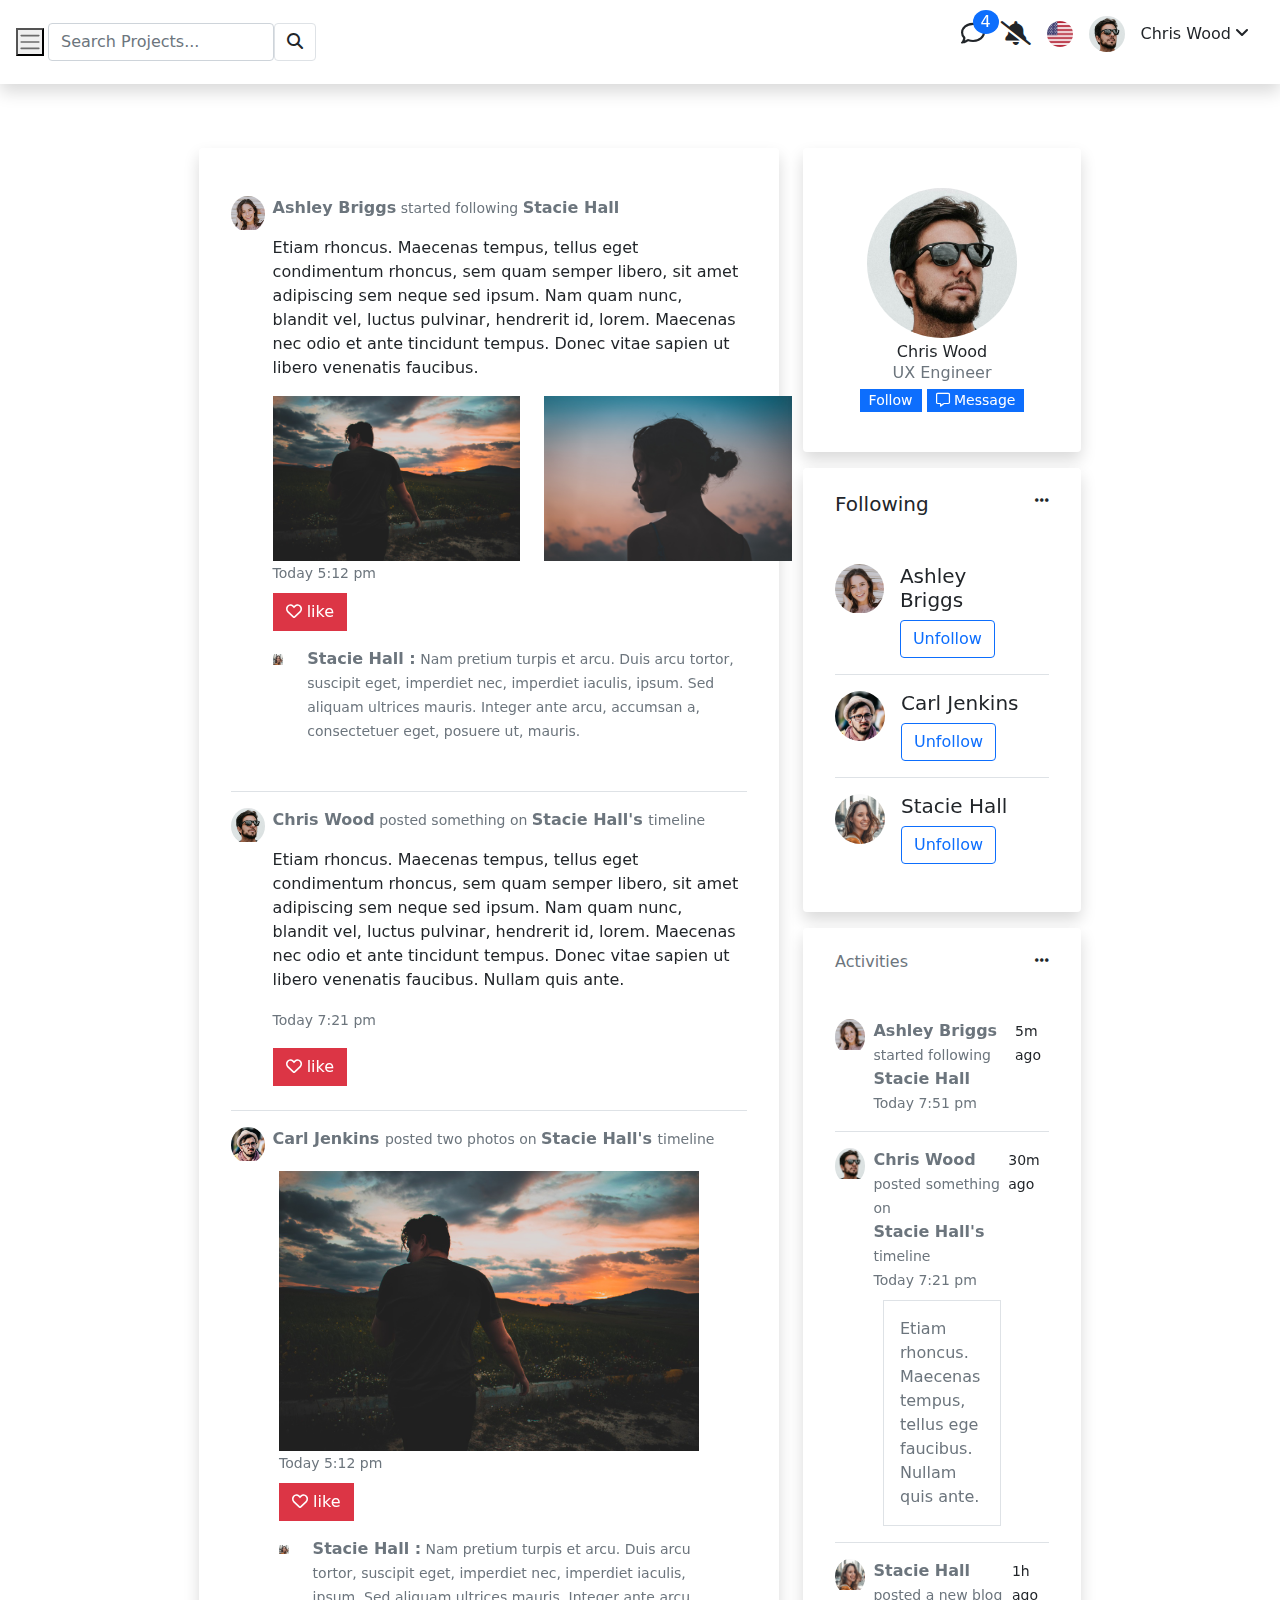
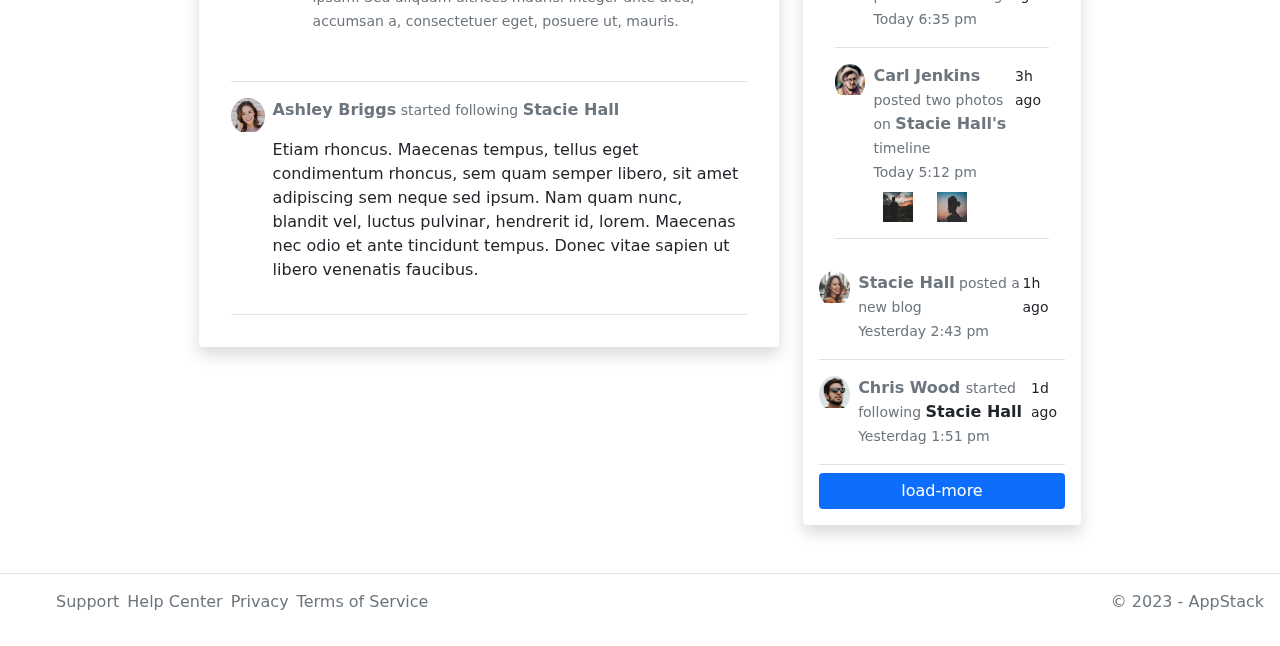
<file: social.html>
<!DOCTYPE html>
<html lang="en">

<head>
    <meta charset="UTF-8">
    <meta http-equiv="X-UA-Compatible" content="IE=edge">
    <meta name="viewport" content="width=device-width, initial-scale=1.0">
    <title>Default Dashboard</title>
    <!-- favi-icon -->
    <link rel="icon" href="asset/images/layer-group-solid.svg">
    <!-- font-awesome -->
    <link rel="stylesheet" href="asset/css/all.min.css">
    <!-- boostrap-css -->
    <link rel="stylesheet" href="asset/css/bootstrap.min.css">
    <!-- css -->
    <link rel="stylesheet" href="asset/css/style.css">
</head>

<body>
    <!-- slidebar -->
    <div class="d-flex">
        <aside>
            <div class="d-flex justify-content-center">
                <div class="back p-4 aside-logo">
                    <h1 class="text-white fs-4"><i class="fa-solid fa-layer-group text-primary fs-4"></i> AppStack</h1>
                </div>
            </div>
            <div class="slide-content">
                <h5 class="text-white px-4 fs-5 fw-light">pages</h5>
                <h5 class="list-unstyled px-4 mt-4"><a href="#slide" class="text-decoration-none py-3 text-white fs-5"
                        data-bs-toggle="collapse"><i class="fa-solid fa-table-columns text-white fs-5 me-2"></i>
                        Dashboard</a></h5>
                <ul class=" px-4" id="slide">
                    <li class="list-unstyled ms-5"><a href="index.html"
                            class="text-decoration-none fs-6 text-white click"> Profile</a></li>
                    <li class="list-unstyled ms-5 mt-3"><a href="default.html"
                            class="text-decoration-none fs-6 text-white"> Default</a></li>
                    <li class="list-unstyled ms-5 mt-3"><a href="saas.html"
                            class="text-decoration-none fs-6 text-white"> Saas</a></li>
                    <li class="list-unstyled ms-5 mt-3"><a href="social.html"
                            class="text-decoration-none fs-6 text-white"> Social</a></li>
                    <li class="list-unstyled ms-5 mt-3"><a href="crypto.html" class="text-decoration-none fs-6 text-white">
                            Crypto</a></li>
                </ul>
            </div>
        </aside>
        <!-- slidebar -->
        <!-- navbar -->
        <main class="w-100">
            <div class="header navbar-light ">
                <nav class="p-3 shadow ">
                    <div class="d-flex flex-wrap  justify-content-between">
                        <div class="div d-flex flex-wrap align-items-center">
                            <button class="nav-toggler" type="button" data-bs-toggle="collapse"
                                aria-controls="navbarToggleExternalContent" aria-expanded="false"
                                aria-label="Toggle navigation">
                                <span class="navbar-toggler-icon"></span>
                            </button>
                            <form action="" class="px-1">
                                <div class="d-flex">
                                    <input type="text" placeholder="Search Projects..." class="form-control">
                                    <button class="btn border border-none"><i
                                            class="fa-solid fa-magnifying-glass"></i></button>
                                </div>
                            </form>
                        </div>
                        <div>
                            <ul class="d-flex flex-wrap align-items-center">
                                <li class="nav-item list-unstyled position-relative fs-4 me-3"><i
                                        class="fa-regular fa-comment"></i>
                                    <span
                                        class="position-absolute bottom-50 start-50 text-white fs-6 px-2 py-0 bg-primary rounded-circle">4</span>
                                </li>
                                <li class="nav-item list-unstyled fs-4 me-3">
                                    <i class="fa-solid fa-bell-slash"></i>
                                </li>
                                <li class="nav-item list-unstyled rounded-circle overflow-hidden  me-3"
                                    style="width:26px; height:26px">
                                    <img src="asset/images/download.png" alt="" srcset="" width="100%" height="100%">
                                </li>
                                <li class="nav-item list-unstyled rounded-circle overflow-hidden me-3"
                                    style="width: 36px; height: 36px;">
                                    <img src="asset/images/avatar.42a86687.jpg" alt="" width="100%" height="100%">
                                </li>
                                <li class="nav-item list-unstyled me-3">Chris Wood <i
                                        class="fa-solid fa-angle-down"></i></li>
                            </ul>
                        </div>
                    </div>
                </nav>

            </div>
            <!-- navbar -->
            <!-- content -->
            <div class="content p-5">
                <div class="row justify-content-center">
                    <div class="col-12 col-lg-6 mt-3">
                        <div class="card p-3 border-0 shadow">
                            <div class="card-body">
                                <div class="d-flex border-bottom py-3">
                                    <div class="card-title rounded-circle overflow-hidden"
                                        style="width: 36px; height: 36px;">
                                        <img src="asset/images/avatar-5.b309bbe2.jpg" alt="" width="100%" height="100%"
                                            class="img-fluid">
                                    </div>
                                    <div class="d-flex justify-content-between px-2 w-100">
                                        <div class="card-content">
                                            <strong class="text-secondary"> Ashley Briggs</strong><small
                                                class="text-secondary"> started following </small> <strong
                                                class="text-secondary"> Stacie Hall </strong> <br>
                                            <p class="mt-3">Etiam rhoncus. Maecenas tempus, tellus eget condimentum
                                                rhoncus, sem quam semper libero, sit amet adipiscing sem neque sed
                                                ipsum. Nam quam nunc, blandit vel, luctus pulvinar, hendrerit id, lorem.
                                                Maecenas nec odio et ante tincidunt tempus. Donec vitae sapien ut libero
                                                venenatis faucibus.</p>
                                            <div class="card-image d-flex " style="width: 256px; height: 165px;">
                                                <img src="asset/images/bg.jpg" alt="" width="100%" height="100%"
                                                    class="img-fluid">
                                                <img src="asset/images/bg-1.jpg" alt="" width="100%" height="100%"
                                                    class="mx-4 img-fluid">
                                            </div>
                                            <div>
                                                <small class="text-secondary">Today 5:12 pm</small>
                                            </div>
                                            <button type="button" class="btn btn-danger text-white  mt-2 rounded-0"><i
                                                    class="fa-regular fa-heart"></i> like</button>
                                            <div class="d-flex  py-3">
                                                <div class="card-title rounded-circle overflow-hidden"
                                                    style="width: 36px; height: 36px;">
                                                    <img src="asset/images/avatar-4.93166a0c.jpg" alt="" width="100%"
                                                        height="100%" class="img-fluid">
                                                </div>

                                                <div class="card-content">
                                                    <p class="text-secondary ms-4">
                                                        <strong class=""> Stacie Hall :</strong><small
                                                            class="text-secondary"> Nam pretium turpis et arcu. Duis
                                                            arcu
                                                            tortor, suscipit eget, imperdiet nec, imperdiet iaculis,
                                                            ipsum.
                                                            Sed aliquam ultrices mauris. Integer ante arcu, accumsan a,
                                                            consectetuer eget, posuere ut, mauris. </small>
                                                    </p>

                                                </div>
                                            </div>

                                        </div>

                                    </div>
                                </div>
                                <div class=" border-bottom py-3">
                                    <div class="d-flex">
                                        <div class="card-title rounded-circle overflow-hidden"
                                            style="width: 36px; height: 36px;">
                                            <img src="asset/images/avatar.42a86687 (1).jpg" alt="" width="100%"
                                                height="100%" class="img-fluid">
                                        </div>
                                        <div class="d-flex justify-content-between px-2 w-100 mb-2">
                                            <div class="card-content">
                                                <strong class="text-secondary">Chris Wood</strong><small
                                                    class="text-secondary"> posted something on </small> <strong
                                                    class="text-secondary"> Stacie Hall's </strong><small
                                                    class="text-secondary"> timeline</small> <br>
                                                <p class="mt-3">Etiam rhoncus. Maecenas tempus, tellus eget condimentum
                                                    rhoncus, sem quam semper libero, sit amet adipiscing sem neque sed
                                                    ipsum. Nam quam nunc, blandit vel, luctus pulvinar, hendrerit id,
                                                    lorem. Maecenas nec odio et ante tincidunt tempus. Donec vitae
                                                    sapien ut libero venenatis faucibus. Nullam quis ante.</p>
                                                <div>
                                                    <small class="text-secondary">Today 7:21 pm</small>
                                                </div>
                                                <button type="button"
                                                    class="btn btn-danger text-white mt-3 rounded-0"><i
                                                        class="fa-regular fa-heart"></i> like</button>
                                            </div>

                                        </div>
                                    </div>
                                </div>
                                <div class=" border-bottom py-3">
                                    <div class="d-flex">
                                        <div class="card-title rounded-circle overflow-hidden"
                                            style="width: 36px; height: 36px;">
                                            <img src="asset/images/men.jpg" alt="" width="100%" height="100%"
                                                class="img-fluid">
                                        </div>
                                        <div class=" px-2 w-100 mb-2">
                                            <div class="card-content">
                                                <strong class="text-secondary">Carl Jenkins </strong><small
                                                    class="text-secondary"> posted two photos on </small> <strong
                                                    class="text-secondary"> Stacie Hall's </strong><small
                                                    class="text-secondary"> timeline</small> <br>
                                            </div>

                                        </div>
                                    </div>
                                    <div class="card-image d-flex mx-5">
                                        <img src="asset/images/bg.jpg" alt="" width="100%" height="100%"
                                            class="img-fluid">

                                    </div>
                                    <div>
                                        <small class="text-secondary mx-5 mt-4">Today 5:12 pm</small>
                                    </div>
                                    <button type="button" class="btn btn-danger text-white mx-5 mt-2 rounded-0"><i
                                            class="fa-regular fa-heart"></i> like</button>
                                    <div class="d-flex  py-3 mx-5">
                                        <div class="card-title rounded-circle overflow-hidden"
                                            style="width: 36px; height: 36px;">
                                            <img src="asset/images/avatar-4.93166a0c.jpg" alt="" width="100%"
                                                height="100%" class="img-fluid">
                                        </div>

                                        <div class="card-content">
                                            <p class="text-secondary ms-4">
                                                <strong class=""> Stacie Hall :</strong><small class="text-secondary">
                                                    Nam pretium turpis et arcu. Duis
                                                    arcu
                                                    tortor, suscipit eget, imperdiet nec, imperdiet iaculis,
                                                    ipsum.
                                                    Sed aliquam ultrices mauris. Integer ante arcu, accumsan a,
                                                    consectetuer eget, posuere ut, mauris. </small>
                                            </p>
                                        </div>
                                    </div>
                                </div>
                                <div class="d-flex border-bottom py-3">
                                    <div class="card-title rounded-circle overflow-hidden"
                                        style="width: 36px; height: 36px;">
                                        <img src="asset/images/avatar-5.b309bbe2.jpg" alt="" width="100%" height="100%"
                                            class="img-fluid">
                                    </div>
                                    <div class="d-flex justify-content-between px-2 w-100">
                                        <div class="card-content">
                                            <strong class="text-secondary"> Ashley Briggs</strong><small
                                                class="text-secondary"> started following </small> <strong
                                                class="text-secondary"> Stacie Hall </strong> <br>
                                            <p class="mt-3">Etiam rhoncus. Maecenas tempus, tellus eget condimentum
                                                rhoncus, sem quam semper libero, sit amet adipiscing sem neque sed
                                                ipsum. Nam quam nunc, blandit vel, luctus pulvinar, hendrerit id, lorem.
                                                Maecenas nec odio et ante tincidunt tempus. Donec vitae sapien ut libero
                                                venenatis faucibus.</p>
                                        </div>
                                    </div>
                                </div>
                            </div>
                        </div>
                    </div>

                    <div class="col-12 col-lg-3 mt-3 ">
                        <div class="col-12 col-lg-12">
                            <div class="card p-3 border-0 shadow">
                                <div class="card-header bg-white border-0">
                                    <div class="card-content text-center py-3">
                                        <img src="asset/images/avatar.42a86687 (1).jpg" alt="" srcset="" width="150px"
                                            height="150px" class="img-fluid rounded-circle">
                                        <h5 class="text-dark fs-6 pt-1 mb-0">Chris Wood</h5>
                                        <p class="text-secondary pt-0 fs-6 mb-0">UX Engineer</p>
                                        <button type="button"
                                            class="btn btn-primary btn-sm mt-1 py-0 rounded-0">Follow</button>
                                        <button type="button" class="btn btn-primary btn-sm mt-1 py-0 rounded-0"><i
                                                class="fa-regular fa-message"></i> Message</button>
                                    </div>
                                </div>
                            </div>
                        </div>
                        <div class="col-12 col-lg-12 mt-3">
                            <div class="card p-3 border-0 shadow">
                                <div class="card-header border-0 bg-white d-flex justify-content-between">
                                    <h5>Following</h5>
                                    <i class="fa-solid fa-ellipsis"></i>
                                </div>
                                <div class="card-body">
                                    <div class="d-flex border-bottom py-3">
                                        <div class="card-title rounded-circle overflow-hidden"
                                            style="width: 50px; height: 50px;">
                                            <img src="asset/images/avatar-5.b309bbe2.jpg" alt="" width="100%"
                                                height="100%" class="img-fluid">
                                        </div>
                                        <div class="px-3">
                                            <h5>Ashley Briggs</h5>
                                            <button type="button"
                                                class="btn btn-white text-primary border-primary">Unfollow</button>
                                        </div>
                                    </div>
                                    <div class="d-flex border-bottom py-3">
                                        <div class="card-title rounded-circle overflow-hidden"
                                            style="width: 50px; height: 50px;">
                                            <img src="asset/images/men.jpg" alt="" width="100%"
                                                height="100%" class="img-fluid">
                                        </div>
                                        <div class="px-3">
                                            <h5>Carl Jenkins</h5>
                                            <button type="button"
                                                class="btn btn-white text-primary border-primary">Unfollow</button>
                                        </div>
                                    </div>
                                    <div class="d-flex  py-3">
                                        <div class="card-title rounded-circle overflow-hidden"
                                            style="width: 50px; height: 50px;">
                                            <img src="asset/images/avatar-4.93166a0c.jpg" alt="" width="100%"
                                                height="100%" class="img-fluid">
                                        </div>
                                        <div class="px-3">
                                            <h5>Stacie Hall</h5>
                                            <button type="button"
                                                class="btn btn-white text-primary border-primary">Unfollow</button>
                                        </div>
                                    </div>

                                </div>

                            </div>
                        </div>
                        <div class="col-12 col-lg-12 mt-3">
                            <div class="card shadow border-0 p-3">
                                <div class="card-header bg-white border-0 d-flex justify-content-between">
                                    <h5 class="text-secondary fs-6">Activities</h5>
                                    <i class="fa-solid fa-ellipsis"></i>
                                </div>
                                <div class="card-body">
                                    <div class="d-flex border-bottom py-3">
                                        <div class="card-title rounded-circle overflow-hidden"
                                            style="width: 36px; height: 36px;">
                                            <img src="asset/images/avatar-5.b309bbe2.jpg" alt="" width="100%" height="100%" class="img-fluid">
                                        </div>
                                        <div class="d-flex justify-content-between px-2 w-100">
                                            <div class="card-content">
                                                <strong class="text-secondary"> Ashley Briggs</strong><small
                                                    class="text-secondary"> started following </small> <strong
                                                    class="text-secondary"> Stacie Hall </strong> <br>
                                                <small class="text-secondary">Today 7:51 pm</small>
                                            </div>
                                            <div>
                                                <small>5m ago</small>
                                            </div>
                                        </div>
                                    </div>
                                    <div class=" border-bottom py-3">
                                        <div class="d-flex">
                                            <div class="card-title rounded-circle overflow-hidden"
                                                style="width: 36px; height: 36px;">
                                                <img src="asset/images/avatar.42a86687 (1).jpg" alt="" width="100%"
                                                    height="100%" class="img-fluid">
                                            </div>
                                            <div class="d-flex justify-content-between px-2 w-100 mb-2">
                                                <div class="card-content">
                                                    <strong class="text-secondary">Chris Wood</strong><small
                                                        class="text-secondary"> posted something on <br></small> <strong
                                                        class="text-secondary"> Stacie Hall's </strong><small
                                                        class="text-secondary"> timeline</small> <br>
                                                    <small class="text-secondary">Today 7:21 pm</small>
                                                </div>
                                                <div>
                                                    <small>30m ago</small>
                                                </div>
                                            </div>
                                        </div>
                                        <div class="mx-5 p-3 border">
                                            <small class="text-muted fs-6">Etiam rhoncus. Maecenas tempus, tellus ege
                                               
                                                faucibus. Nullam quis ante.</small>
    
                                        </div>
                                        
                                    </div>
                                    <div class="d-flex border-bottom py-3">
                                        <div class="card-title rounded-circle overflow-hidden"
                                            style="width: 36px; height: 36px;">
                                            <img src="asset/images/avatar-4.93166a0c.jpg" alt="" width="100%" height="100%" class="img-fluid">
                                        </div>
                                        <div class="d-flex justify-content-between px-2 w-100">
                                            <div class="card-content">
                                                <strong class="text-secondary"> Stacie Hall</strong><small
                                                    class="text-secondary"> posted a new blog </small>
                                                <br>
                                                <small class="text-secondary">Today 6:35 pm</small>
                                            </div>
                                            <div>
                                                <small>1h ago</small>
                                            </div>
                                        </div>
                                    </div>
                                    <div class=" border-bottom py-3">
                                        <div class="d-flex">
                                            <div class="card-title rounded-circle overflow-hidden"
                                                style="width: 36px; height: 36px;">
                                                <img src="asset/images/men.jpg" alt="" width="100%" height="100%" class="img-fluid">
                                            </div>
                                            <div class="d-flex justify-content-between px-2 w-100 mb-2">
                                                <div class="card-content">
                                                    <strong class="text-secondary">Carl Jenkins </strong><small
                                                        class="text-secondary"> posted two photos on </small> <strong
                                                        class="text-secondary"> Stacie Hall's </strong><small
                                                        class="text-secondary"> timeline</small> <br>
                                                    <small class="text-secondary">Today 5:12 pm</small>
                                                </div>
                                                <div>
                                                    <small>3h ago</small>
                                                </div>
                                            </div>
                                        </div>
                                        <div class="card-image d-flex mx-5" style="width: 30px; height: 30px;">
                                            <img src="asset/images/bg.jpg" alt="" width="100%" height="100%" class="img-fluid">
                                            <img src="asset/images/bg-1.jpg" alt="" width="100%" height="100%" class="mx-4 img-fluid">
                                        </div>
                                      
                                    </div>
                                    
                                            
                                    </div>
                                    <div class="d-flex border-bottom py-3">
                                        <div class="card-title rounded-circle overflow-hidden"
                                            style="width: 36px; height: 36px;">
                                            <img src="asset/images/avatar-4.93166a0c.jpg" alt="" width="100%" height="100%" class="img-fluid">
                                        </div>
                                        <div class="d-flex justify-content-between px-2 w-100">
                                            <div class="card-content">
                                                <strong class="text-secondary"> Stacie Hall</strong><small
                                                    class="text-secondary"> posted a new blog </small>
                                                <br>
                                                <small class="text-secondary">Yesterday 2:43 pm</small>
                                            </div>
                                            <div>
                                                <small>1h ago</small>
                                            </div>
                                        </div>
                                    </div>
                                    <div class="d-flex border-bottom py-3">
                                        <div class="card-title rounded-circle overflow-hidden"
                                            style="width: 36px; height: 36px;">
                                            <img src="asset/images/avatar.42a86687 (1).jpg" alt="" width="100%" height="100%" class="img-fluid">
                                        </div>
                                        <div class="d-flex justify-content-between px-2 w-100">
                                            <div class="card-content">
                                                <strong class="text-secondary"> Chris Wood </strong><small
                                                    class="text-secondary"> started following  </small>
                                                    <strong>Stacie Hall</strong>
                                                <br>
                                                <small class="text-secondary">Yesterdag 1:51 pm</small>
                                            </div>
                                            <div>
                                                <small>1d ago</small>
                                            </div>
                                        </div>
                                    </div>
                                    <button type="button" class="btn btn-primary text-white text-center w-100 mt-2 border-0"> load-more</button>
                                </div>
    
                              
    
                            </div>
                        </div>
                    </div>


                </div>

            </div>
            <!-- content -->
            <!-- footer -->
            <div class="footer p-3 border-top ">
                <div class="d-flex justify-content-between">
                <ul class="d-flex">
                    <li class="list-unstyled ms-2 text-secondary">Support</li>
                    <li class="list-unstyled ms-2 text-secondary">Help Center</li>
                    <li class="list-unstyled ms-2 text-secondary">Privacy</li>
                    <li class="list-unstyled ms-2 text-secondary">Terms of Service</li>
                </ul>
                <ul>
                    <li class="list-unstyled text-secondary">© 2023 - AppStack</li>
                </ul>
            </div>
            </div>
            <!-- footer -->
        </main>
    </div>
    <!-- boostrap-js -->
    <script src="asset/js/jquery-3.6.3.min.js"></script>
    <script src="asset/js/chart.js"></script>
    <script src="asset/js/bootstrap.bundle.min.js"></script>
    <script>
        // slidebar
        $(document).ready(function () {
            $('.nav-toggler').click(function () {
                $('aside').toggleClass('active');
            });
        });
        // slidebar
    </script>
</body>

</html>
</file>
<file: asset/css/style.css>
*{
    margin: 0;
    padding: 0;
    box-sizing: border-box;
}
/* class */
:root{
    --dark:#2c3a55;
    --grey:#495057;
    --blue:#e0eafc;
    --coperblue:rgb(31,155,207);
}
/* class */
/* sidebar */
.back{
    background-color: var(--dark);
}
aside{
    width: 300px;
    min-height: 100vh;
    background-color: var(--dark);
    transition: all 1s;
    margin-left: -300px;
}
aside.active{
    margin-left: 0;
    transition: all 1s;
}
.navbar-toggler:focus{
    box-shadow: none !important;
}
.form-control:focus{
    box-shadow: none !important;
    border:1px solid var(--grey) !important;
}
.card-color{
    background-color: var(--blue);
}
.btn-1{
    background-color: var(--coperblue);
}
.card-body canvas{
    height: 475px !important;
    width: 1120px !important;
}
/* sidebar */
</file>
<file: asset/css/apexcharts.css>
.apexcharts-canvas {
  position: relative;
  user-select: none;
  /* cannot give overflow: hidden as it will crop tooltips which overflow outside chart area */
}


/* scrollbar is not visible by default for legend, hence forcing the visibility */
.apexcharts-canvas ::-webkit-scrollbar {
  -webkit-appearance: none;
  width: 6px;
}

.apexcharts-canvas ::-webkit-scrollbar-thumb {
  border-radius: 4px;
  background-color: rgba(0, 0, 0, .5);
  box-shadow: 0 0 1px rgba(255, 255, 255, .5);
  -webkit-box-shadow: 0 0 1px rgba(255, 255, 255, .5);
}


.apexcharts-inner {
  position: relative;
}

.apexcharts-text tspan {
  font-family: inherit;
}

.legend-mouseover-inactive {
  transition: 0.15s ease all;
  opacity: 0.20;
}

.apexcharts-series-collapsed {
  opacity: 0;
}

.apexcharts-tooltip {
  border-radius: 5px;
  box-shadow: 2px 2px 6px -4px #999;
  cursor: default;
  font-size: 14px;
  left: 62px;
  opacity: 0;
  pointer-events: none;
  position: absolute;
  top: 20px;
  display: flex;
  flex-direction: column;
  overflow: hidden;
  white-space: nowrap;
  z-index: 12;
  transition: 0.15s ease all;
}

.apexcharts-tooltip.apexcharts-active {
  opacity: 1;
  transition: 0.15s ease all;
}

.apexcharts-tooltip.apexcharts-theme-light {
  border: 1px solid #e3e3e3;
  background: rgba(255, 255, 255, 0.96);
}

.apexcharts-tooltip.apexcharts-theme-dark {
  color: #fff;
  background: rgba(30, 30, 30, 0.8);
}

.apexcharts-tooltip * {
  font-family: inherit;
}


.apexcharts-tooltip-title {
  padding: 6px;
  font-size: 15px;
  margin-bottom: 4px;
}

.apexcharts-tooltip.apexcharts-theme-light .apexcharts-tooltip-title {
  background: #ECEFF1;
  border-bottom: 1px solid #ddd;
}

.apexcharts-tooltip.apexcharts-theme-dark .apexcharts-tooltip-title {
  background: rgba(0, 0, 0, 0.7);
  border-bottom: 1px solid #333;
}

.apexcharts-tooltip-text-y-value,
.apexcharts-tooltip-text-goals-value,
.apexcharts-tooltip-text-z-value {
  display: inline-block;
  font-weight: 600;
  margin-left: 5px;
}

.apexcharts-tooltip-title:empty,
.apexcharts-tooltip-text-y-label:empty,
.apexcharts-tooltip-text-y-value:empty,
.apexcharts-tooltip-text-goals-label:empty,
.apexcharts-tooltip-text-goals-value:empty,
.apexcharts-tooltip-text-z-value:empty {
  display: none;
}

.apexcharts-tooltip-text-y-value,
.apexcharts-tooltip-text-goals-value,
.apexcharts-tooltip-text-z-value {
  font-weight: 600;
}

.apexcharts-tooltip-text-goals-label, 
.apexcharts-tooltip-text-goals-value {
  padding: 6px 0 5px;
}

.apexcharts-tooltip-goals-group, 
.apexcharts-tooltip-text-goals-label, 
.apexcharts-tooltip-text-goals-value {
  display: flex;
}
.apexcharts-tooltip-text-goals-label:not(:empty),
.apexcharts-tooltip-text-goals-value:not(:empty) {
  margin-top: -6px;
}

.apexcharts-tooltip-marker {
  width: 12px;
  height: 12px;
  position: relative;
  top: 0px;
  margin-right: 10px;
  border-radius: 50%;
}

.apexcharts-tooltip-series-group {
  padding: 0 10px;
  display: none;
  text-align: left;
  justify-content: left;
  align-items: center;
}

.apexcharts-tooltip-series-group.apexcharts-active .apexcharts-tooltip-marker {
  opacity: 1;
}

.apexcharts-tooltip-series-group.apexcharts-active,
.apexcharts-tooltip-series-group:last-child {
  padding-bottom: 4px;
}

.apexcharts-tooltip-series-group-hidden {
  opacity: 0;
  height: 0;
  line-height: 0;
  padding: 0 !important;
}

.apexcharts-tooltip-y-group {
  padding: 6px 0 5px;
}

.apexcharts-tooltip-box, .apexcharts-custom-tooltip {
  padding: 4px 8px;
}

.apexcharts-tooltip-boxPlot {
  display: flex;
  flex-direction: column-reverse;
}

.apexcharts-tooltip-box>div {
  margin: 4px 0;
}

.apexcharts-tooltip-box span.value {
  font-weight: bold;
}

.apexcharts-tooltip-rangebar {
  padding: 5px 8px;
}

.apexcharts-tooltip-rangebar .category {
  font-weight: 600;
  color: #777;
}

.apexcharts-tooltip-rangebar .series-name {
  font-weight: bold;
  display: block;
  margin-bottom: 5px;
}

.apexcharts-xaxistooltip {
  opacity: 0;
  padding: 9px 10px;
  pointer-events: none;
  color: #373d3f;
  font-size: 13px;
  text-align: center;
  border-radius: 2px;
  position: absolute;
  z-index: 10;
  background: #ECEFF1;
  border: 1px solid #90A4AE;
  transition: 0.15s ease all;
}

.apexcharts-xaxistooltip.apexcharts-theme-dark {
  background: rgba(0, 0, 0, 0.7);
  border: 1px solid rgba(0, 0, 0, 0.5);
  color: #fff;
}

.apexcharts-xaxistooltip:after,
.apexcharts-xaxistooltip:before {
  left: 50%;
  border: solid transparent;
  content: " ";
  height: 0;
  width: 0;
  position: absolute;
  pointer-events: none;
}

.apexcharts-xaxistooltip:after {
  border-color: rgba(236, 239, 241, 0);
  border-width: 6px;
  margin-left: -6px;
}

.apexcharts-xaxistooltip:before {
  border-color: rgba(144, 164, 174, 0);
  border-width: 7px;
  margin-left: -7px;
}

.apexcharts-xaxistooltip-bottom:after,
.apexcharts-xaxistooltip-bottom:before {
  bottom: 100%;
}

.apexcharts-xaxistooltip-top:after,
.apexcharts-xaxistooltip-top:before {
  top: 100%;
}

.apexcharts-xaxistooltip-bottom:after {
  border-bottom-color: #ECEFF1;
}

.apexcharts-xaxistooltip-bottom:before {
  border-bottom-color: #90A4AE;
}

.apexcharts-xaxistooltip-bottom.apexcharts-theme-dark:after {
  border-bottom-color: rgba(0, 0, 0, 0.5);
}

.apexcharts-xaxistooltip-bottom.apexcharts-theme-dark:before {
  border-bottom-color: rgba(0, 0, 0, 0.5);
}

.apexcharts-xaxistooltip-top:after {
  border-top-color: #ECEFF1
}

.apexcharts-xaxistooltip-top:before {
  border-top-color: #90A4AE;
}

.apexcharts-xaxistooltip-top.apexcharts-theme-dark:after {
  border-top-color: rgba(0, 0, 0, 0.5);
}

.apexcharts-xaxistooltip-top.apexcharts-theme-dark:before {
  border-top-color: rgba(0, 0, 0, 0.5);
}

.apexcharts-xaxistooltip.apexcharts-active {
  opacity: 1;
  transition: 0.15s ease all;
}

.apexcharts-yaxistooltip {
  opacity: 0;
  padding: 4px 10px;
  pointer-events: none;
  color: #373d3f;
  font-size: 13px;
  text-align: center;
  border-radius: 2px;
  position: absolute;
  z-index: 10;
  background: #ECEFF1;
  border: 1px solid #90A4AE;
}

.apexcharts-yaxistooltip.apexcharts-theme-dark {
  background: rgba(0, 0, 0, 0.7);
  border: 1px solid rgba(0, 0, 0, 0.5);
  color: #fff;
}

.apexcharts-yaxistooltip:after,
.apexcharts-yaxistooltip:before {
  top: 50%;
  border: solid transparent;
  content: " ";
  height: 0;
  width: 0;
  position: absolute;
  pointer-events: none;
}

.apexcharts-yaxistooltip:after {
  border-color: rgba(236, 239, 241, 0);
  border-width: 6px;
  margin-top: -6px;
}

.apexcharts-yaxistooltip:before {
  border-color: rgba(144, 164, 174, 0);
  border-width: 7px;
  margin-top: -7px;
}

.apexcharts-yaxistooltip-left:after,
.apexcharts-yaxistooltip-left:before {
  left: 100%;
}

.apexcharts-yaxistooltip-right:after,
.apexcharts-yaxistooltip-right:before {
  right: 100%;
}

.apexcharts-yaxistooltip-left:after {
  border-left-color: #ECEFF1;
}

.apexcharts-yaxistooltip-left:before {
  border-left-color: #90A4AE;
}

.apexcharts-yaxistooltip-left.apexcharts-theme-dark:after {
  border-left-color: rgba(0, 0, 0, 0.5);
}

.apexcharts-yaxistooltip-left.apexcharts-theme-dark:before {
  border-left-color: rgba(0, 0, 0, 0.5);
}

.apexcharts-yaxistooltip-right:after {
  border-right-color: #ECEFF1;
}

.apexcharts-yaxistooltip-right:before {
  border-right-color: #90A4AE;
}

.apexcharts-yaxistooltip-right.apexcharts-theme-dark:after {
  border-right-color: rgba(0, 0, 0, 0.5);
}

.apexcharts-yaxistooltip-right.apexcharts-theme-dark:before {
  border-right-color: rgba(0, 0, 0, 0.5);
}

.apexcharts-yaxistooltip.apexcharts-active {
  opacity: 1;
}

.apexcharts-yaxistooltip-hidden {
  display: none;
}

.apexcharts-xcrosshairs,
.apexcharts-ycrosshairs {
  pointer-events: none;
  opacity: 0;
  transition: 0.15s ease all;
}

.apexcharts-xcrosshairs.apexcharts-active,
.apexcharts-ycrosshairs.apexcharts-active {
  opacity: 1;
  transition: 0.15s ease all;
}

.apexcharts-ycrosshairs-hidden {
  opacity: 0;
}

.apexcharts-selection-rect {
  cursor: move;
}

.svg_select_boundingRect, .svg_select_points_rot {
  pointer-events: none;
  opacity: 0;
  visibility: hidden;
}
.apexcharts-selection-rect + g .svg_select_boundingRect,
.apexcharts-selection-rect + g .svg_select_points_rot {
  opacity: 0;
  visibility: hidden;
}

.apexcharts-selection-rect + g .svg_select_points_l,
.apexcharts-selection-rect + g .svg_select_points_r {
  cursor: ew-resize;
  opacity: 1;
  visibility: visible;
}

.svg_select_points {
  fill: #efefef;
  stroke: #333;
  rx: 2;
}

.apexcharts-svg.apexcharts-zoomable.hovering-zoom {
  cursor: crosshair
}

.apexcharts-svg.apexcharts-zoomable.hovering-pan {
  cursor: move
}

.apexcharts-zoom-icon,
.apexcharts-zoomin-icon,
.apexcharts-zoomout-icon,
.apexcharts-reset-icon,
.apexcharts-pan-icon,
.apexcharts-selection-icon,
.apexcharts-menu-icon,
.apexcharts-toolbar-custom-icon {
  cursor: pointer;
  width: 20px;
  height: 20px;
  line-height: 24px;
  color: #6E8192;
  text-align: center;
}

.apexcharts-zoom-icon svg,
.apexcharts-zoomin-icon svg,
.apexcharts-zoomout-icon svg,
.apexcharts-reset-icon svg,
.apexcharts-menu-icon svg {
  fill: #6E8192;
}

.apexcharts-selection-icon svg {
  fill: #444;
  transform: scale(0.76)
}

.apexcharts-theme-dark .apexcharts-zoom-icon svg,
.apexcharts-theme-dark .apexcharts-zoomin-icon svg,
.apexcharts-theme-dark .apexcharts-zoomout-icon svg,
.apexcharts-theme-dark .apexcharts-reset-icon svg,
.apexcharts-theme-dark .apexcharts-pan-icon svg,
.apexcharts-theme-dark .apexcharts-selection-icon svg,
.apexcharts-theme-dark .apexcharts-menu-icon svg,
.apexcharts-theme-dark .apexcharts-toolbar-custom-icon svg {
  fill: #f3f4f5;
}

.apexcharts-canvas .apexcharts-zoom-icon.apexcharts-selected svg,
.apexcharts-canvas .apexcharts-selection-icon.apexcharts-selected svg,
.apexcharts-canvas .apexcharts-reset-zoom-icon.apexcharts-selected svg {
  fill: #008FFB;
}

.apexcharts-theme-light .apexcharts-selection-icon:not(.apexcharts-selected):hover svg,
.apexcharts-theme-light .apexcharts-zoom-icon:not(.apexcharts-selected):hover svg,
.apexcharts-theme-light .apexcharts-zoomin-icon:hover svg,
.apexcharts-theme-light .apexcharts-zoomout-icon:hover svg,
.apexcharts-theme-light .apexcharts-reset-icon:hover svg,
.apexcharts-theme-light .apexcharts-menu-icon:hover svg {
  fill: #333;
}

.apexcharts-selection-icon,
.apexcharts-menu-icon {
  position: relative;
}

.apexcharts-reset-icon {
  margin-left: 5px;
}

.apexcharts-zoom-icon,
.apexcharts-reset-icon,
.apexcharts-menu-icon {
  transform: scale(0.85);
}

.apexcharts-zoomin-icon,
.apexcharts-zoomout-icon {
  transform: scale(0.7)
}

.apexcharts-zoomout-icon {
  margin-right: 3px;
}

.apexcharts-pan-icon {
  transform: scale(0.62);
  position: relative;
  left: 1px;
  top: 0px;
}

.apexcharts-pan-icon svg {
  fill: #fff;
  stroke: #6E8192;
  stroke-width: 2;
}

.apexcharts-pan-icon.apexcharts-selected svg {
  stroke: #008FFB;
}

.apexcharts-pan-icon:not(.apexcharts-selected):hover svg {
  stroke: #333;
}

.apexcharts-toolbar {
  position: absolute;
  z-index: 11;
  max-width: 176px;
  text-align: right;
  border-radius: 3px;
  padding: 0px 6px 2px 6px;
  display: flex;
  justify-content: space-between;
  align-items: center;
}

.apexcharts-menu {
  background: #fff;
  position: absolute;
  top: 100%;
  border: 1px solid #ddd;
  border-radius: 3px;
  padding: 3px;
  right: 10px;
  opacity: 0;
  min-width: 110px;
  transition: 0.15s ease all;
  pointer-events: none;
}

.apexcharts-menu.apexcharts-menu-open {
  opacity: 1;
  pointer-events: all;
  transition: 0.15s ease all;
}

.apexcharts-menu-item {
  padding: 6px 7px;
  font-size: 12px;
  cursor: pointer;
}

.apexcharts-theme-light .apexcharts-menu-item:hover {
  background: #eee;
}

.apexcharts-theme-dark .apexcharts-menu {
  background: rgba(0, 0, 0, 0.7);
  color: #fff;
}

@media screen and (min-width: 768px) {
  .apexcharts-canvas:hover .apexcharts-toolbar {
    opacity: 1;
  }
}

.apexcharts-datalabel.apexcharts-element-hidden {
  opacity: 0;
}

.apexcharts-pie-label,
.apexcharts-datalabels,
.apexcharts-datalabel,
.apexcharts-datalabel-label,
.apexcharts-datalabel-value {
  cursor: default;
  pointer-events: none;
}

.apexcharts-pie-label-delay {
  opacity: 0;
  animation-name: opaque;
  animation-duration: 0.3s;
  animation-fill-mode: forwards;
  animation-timing-function: ease;
}

.apexcharts-canvas .apexcharts-element-hidden {
  opacity: 0;
}

.apexcharts-hide .apexcharts-series-points {
  opacity: 0;
}

.apexcharts-gridline,
.apexcharts-annotation-rect,
.apexcharts-tooltip .apexcharts-marker,
.apexcharts-area-series .apexcharts-area,
.apexcharts-line,
.apexcharts-zoom-rect,
.apexcharts-toolbar svg,
.apexcharts-area-series .apexcharts-series-markers .apexcharts-marker.no-pointer-events,
.apexcharts-line-series .apexcharts-series-markers .apexcharts-marker.no-pointer-events,
.apexcharts-radar-series path,
.apexcharts-radar-series polygon {
  pointer-events: none;
}


/* markers */

.apexcharts-marker {
  transition: 0.15s ease all;
}

@keyframes opaque {
  0% {
    opacity: 0;
  }
  100% {
    opacity: 1;
  }
}


/* Resize generated styles */

@keyframes resizeanim {
  from {
    opacity: 0;
  }
  to {
    opacity: 0;
  }
}

.resize-triggers {
  animation: 1ms resizeanim;
  visibility: hidden;
  opacity: 0;
}

.resize-triggers,
.resize-triggers>div,
.contract-trigger:before {
  content: " ";
  display: block;
  position: absolute;
  top: 0;
  left: 0;
  height: 100%;
  width: 100%;
  overflow: hidden;
}

.resize-triggers>div {
  background: #eee;
  overflow: auto;
}

.contract-trigger:before {
  width: 200%;
  height: 200%;
}
</file>
